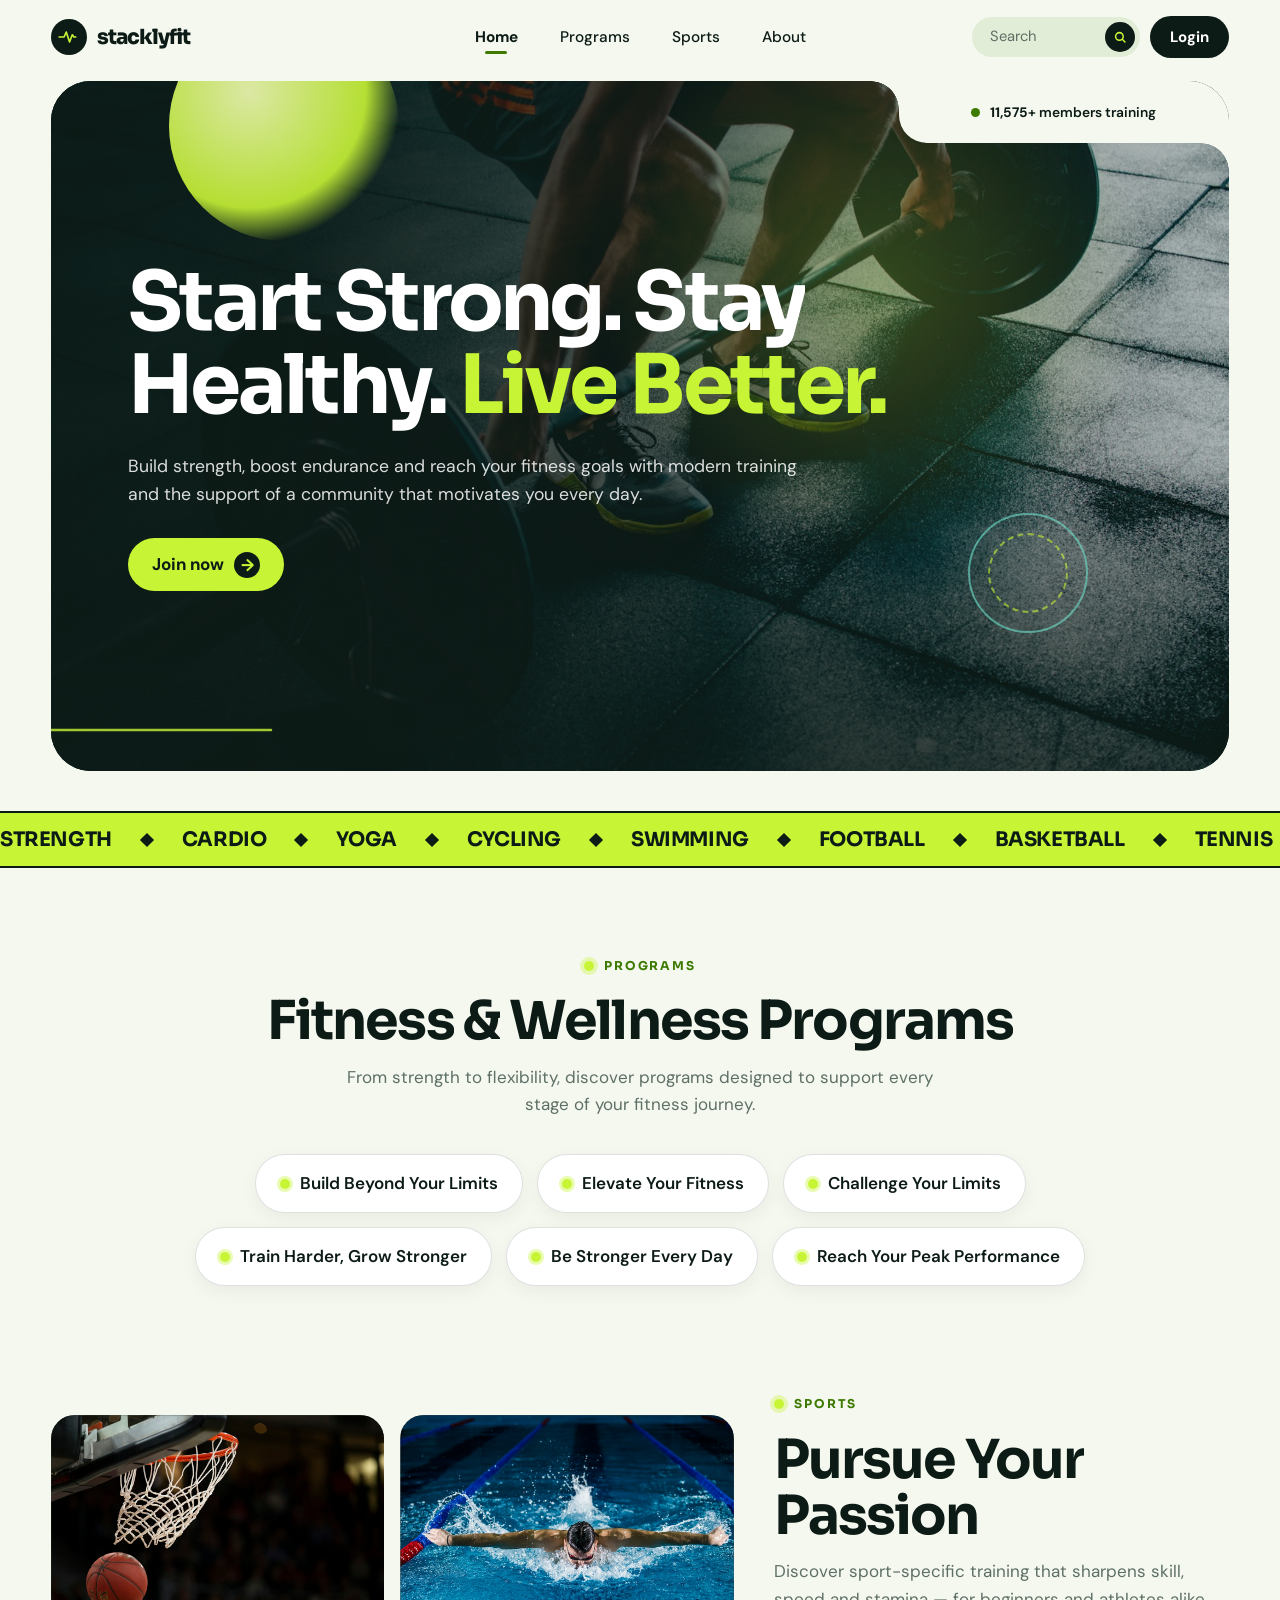
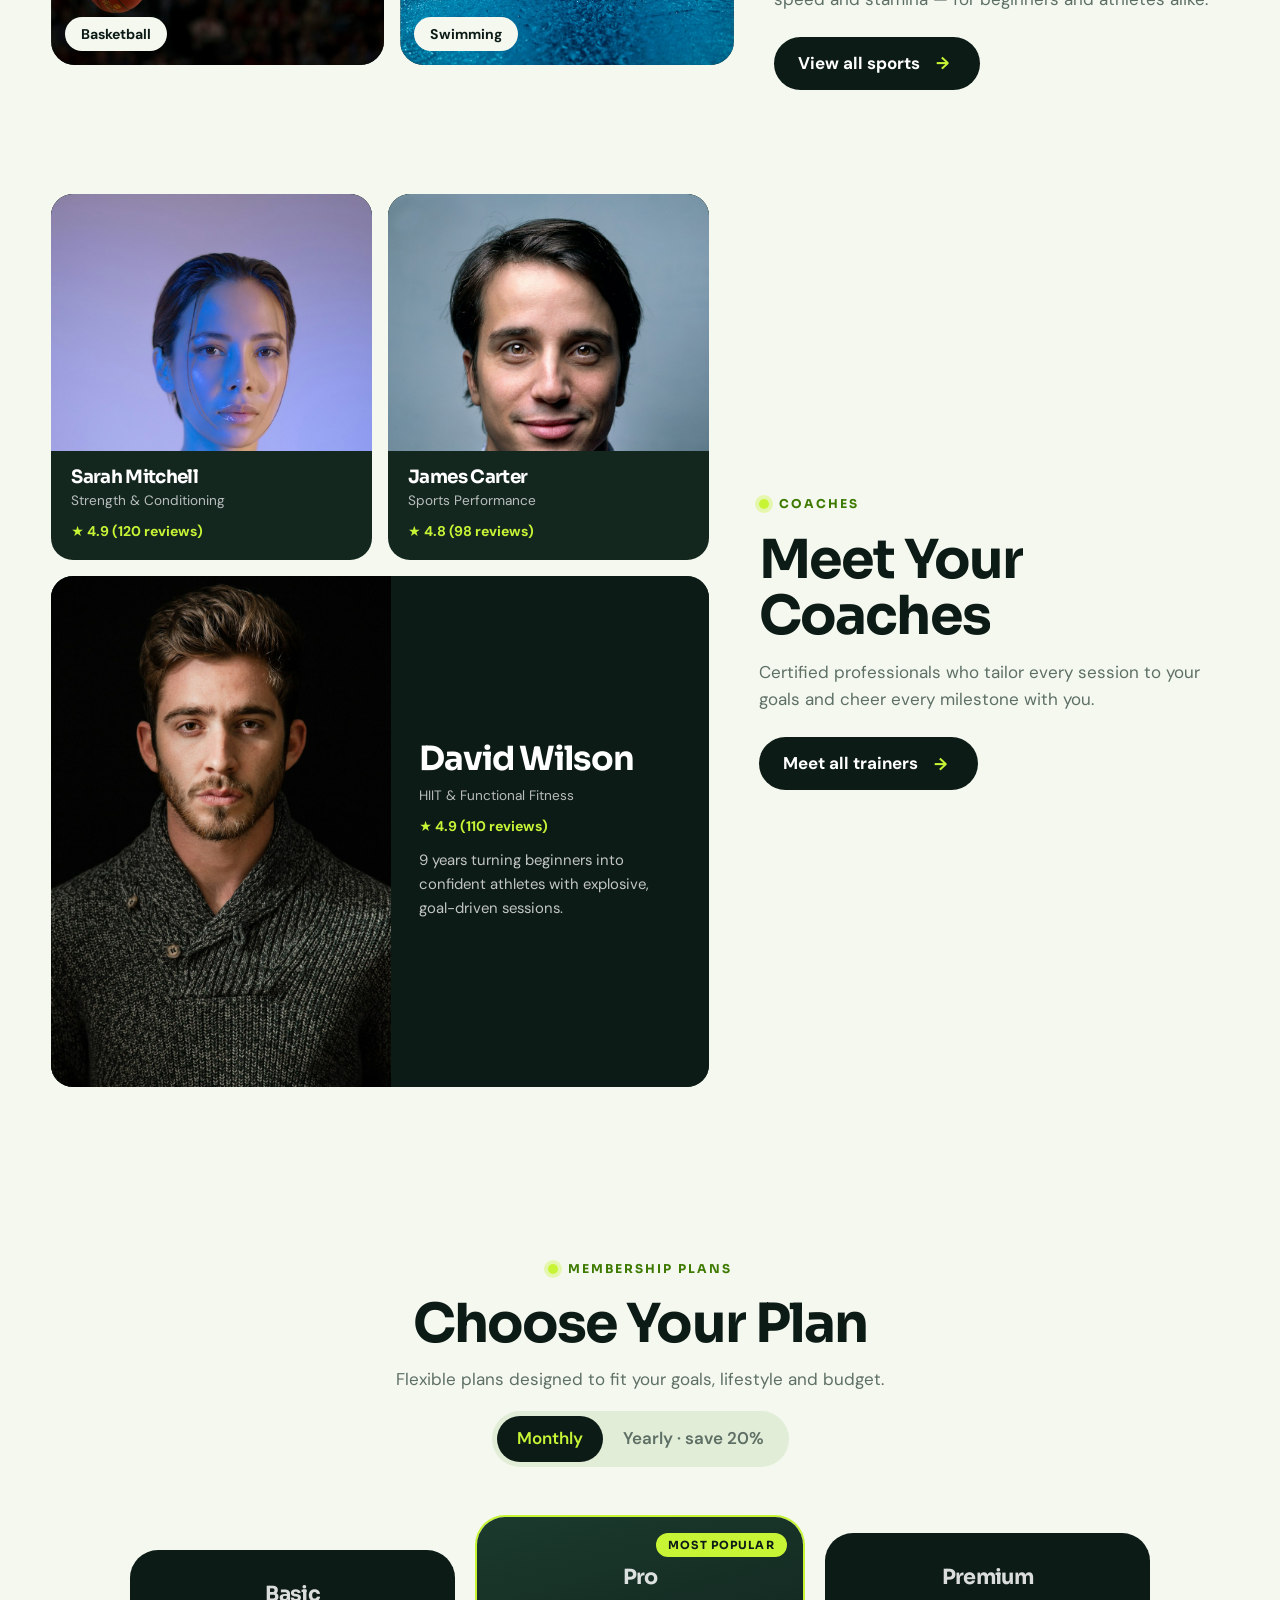
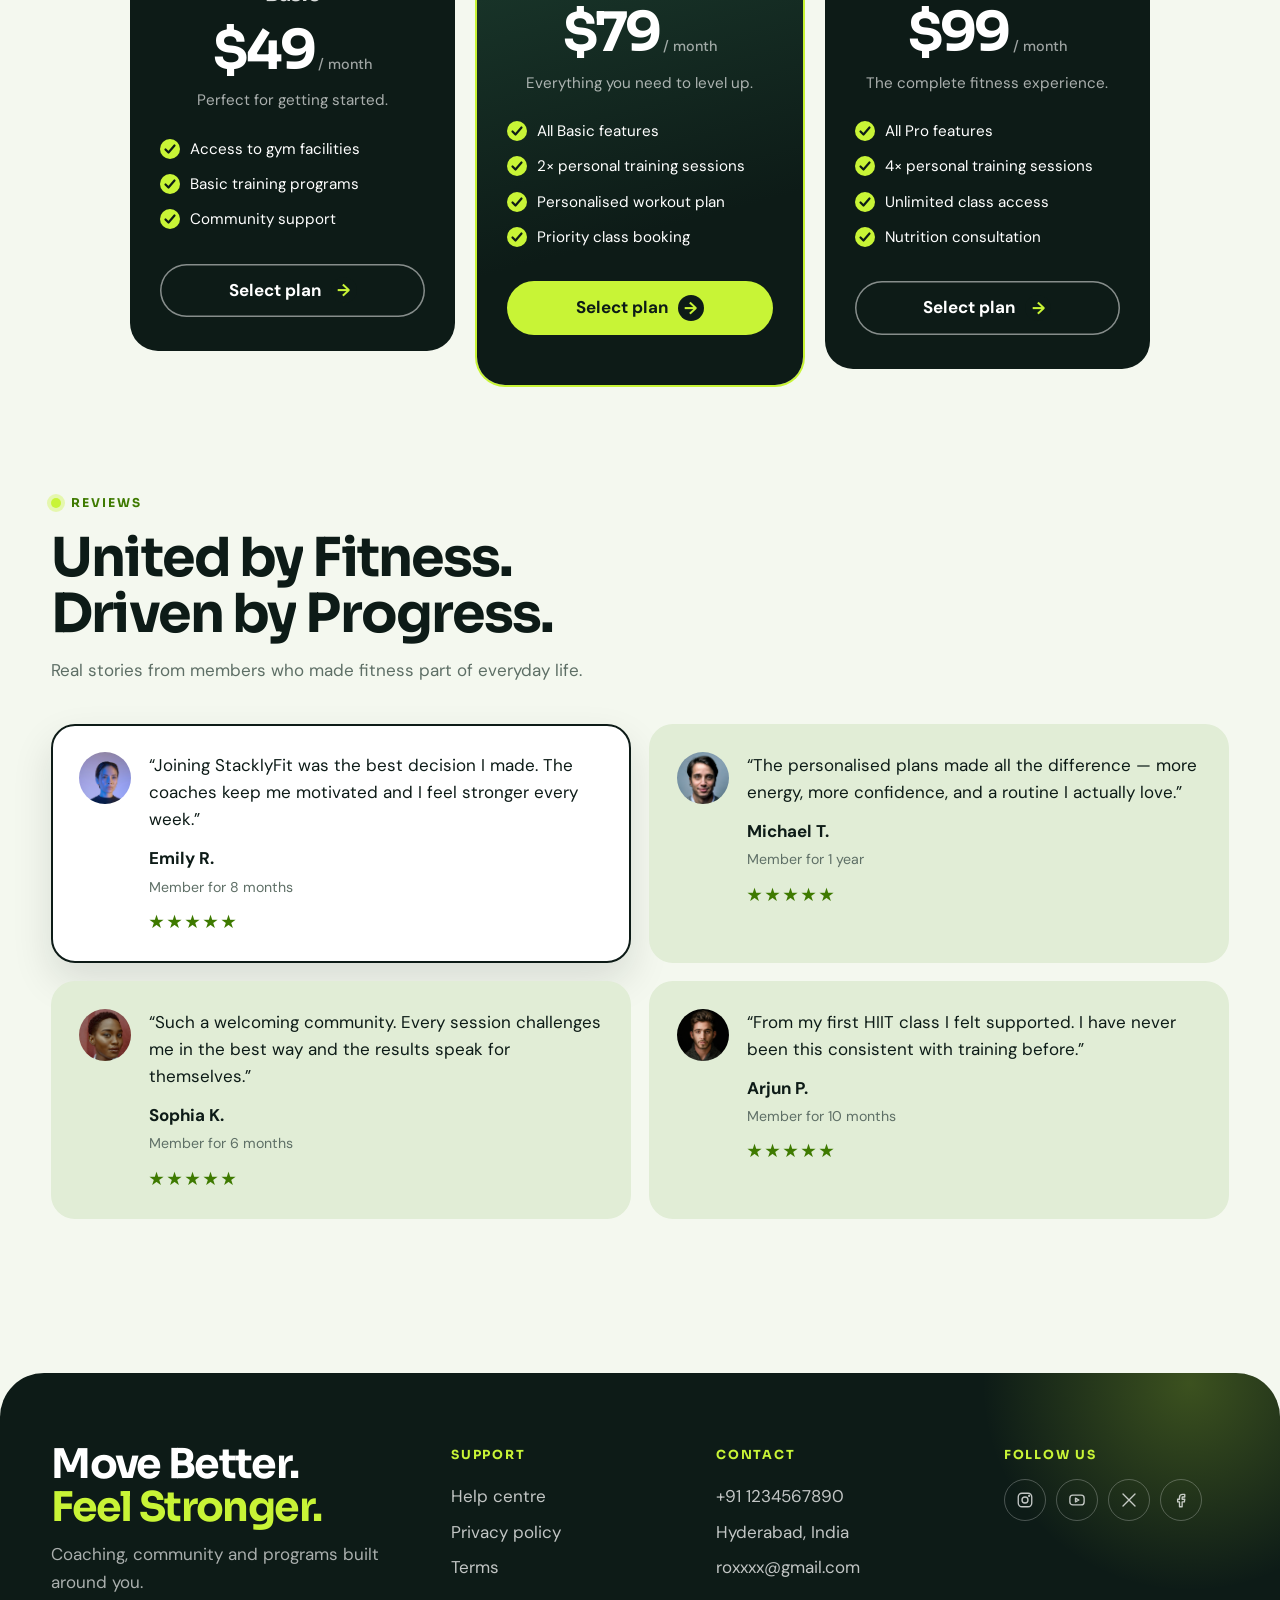
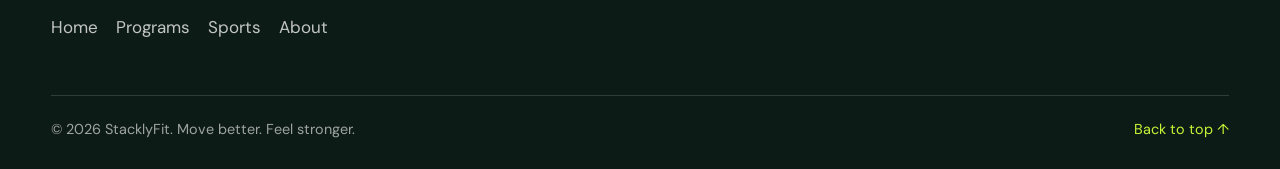
<file: index.html>
<!DOCTYPE html>
<html lang="en">

<head>
    <meta charset="UTF-8">
    <meta name="viewport" content="width=device-width,initial-scale=1">
    <meta name="theme-color" content="#0D1B17">
    <meta name="description" content="Modern training, expert coaches and a community that motivates you every day.">
    <title>StacklyFit — Start Strong. Stay Healthy. Live Better.</title>
    <script>document.documentElement.classList.add("js")</script>
    <link rel="preconnect" href="https://fonts.googleapis.com">
    <link rel="preconnect" href="https://fonts.gstatic.com" crossorigin>
    <link
        href="https://fonts.googleapis.com/css2?family=DM+Sans:wght@400;500;700&family=Sora:wght@600;700;800&display=swap"
        rel="stylesheet">
    <link rel="stylesheet" href="styles.css">
</head>

<body>
    <div class="progress" aria-hidden="true"></div>
    <div class="wipe" aria-hidden="true"><svg viewBox="0 0 320 60">
            <path d="M0 30h90l16-26 26 52 20-40 14 14h154" />
        </svg></div>
    <header class="site-header">
        <div class="bar">
            <a class="brand" href="index.html" aria-label="StacklyFit home"><span class="mark"><svg viewBox="0 0 40 24"
                        aria-hidden="true">
                        <path d="M2 12h9l4-9 6 18 5-13 3 4h9" />
                    </svg></span><span>stacklyfit</span></a>
            <nav id="nav"><a href="index.html" class=on>Home</a><a href="programs.html">Programs</a><a
                    href="sports.html">Sports</a><a href="about.html">About</a></nav>
            <div class="acts">
                <form class="hs" action="programs.html" role="search"><input type="search" name="q" placeholder="Search"
                        aria-label="Search programs"><button aria-label="Search"><svg viewBox="0 0 24 24">
                            <circle cx="11" cy="11" r="6.5" />
                            <path d="M16 16l4.5 4.5" />
                        </svg></button></form><a class="btn dark sm login" href="login.html">Login</a><button
                    class="burger" id="burger" aria-label="Menu">☰</button>
            </div>
        </div>
    </header>
    <main>
        <section class="hero">
            <div class="wrap">
                <div class="hero-card">
                    <img class="bg" data-par src="assets/images/hero-strength.jpg"
                        alt="Athlete lifting a barbell in the gym" style="object-position:center 30%"
                        fetchpriority="high">
                    <div class="glow"></div><i class="sun"></i><i class="ring"></i>
                    <svg class="ekg" viewBox="0 0 1200 80" preserveAspectRatio="none" aria-hidden="true">
                        <path d="M0 40h380l22-34 34 68 28-52 18 18h718" />
                    </svg>
                    <div class="notch"><i class="live"></i><span><b data-count="12400">0</b>+ members training</span>
                    </div>
                    <div class="hero-copy">
                        <h1 data-split aria-label="Start Strong. Stay Healthy. Live Better.">Start Strong. Stay Healthy.
                            <mark>Live Better.</mark></h1>
                        <p class="lead fade" data-i="1">Build strength, boost endurance and reach your fitness goals
                            with modern training and the support of a community that motivates you every day.</p>
                        <div class="row fade" data-i="2"><a class="btn" href="login.html#signup">Join now <b>→</b></a>
                        </div>
                    </div>
                </div>
            </div>
        </section>

        <div class="ticker" aria-hidden="true">
            <div class="tk">
                <span>Strength</span><i></i><span>Cardio</span><i></i><span>Yoga</span><i></i><span>Cycling</span><i></i><span>Swimming</span><i></i><span>Football</span><i></i><span>Basketball</span><i></i><span>Tennis</span><i></i><span>HIIT</span><i></i><span>Mobility</span><i></i><span>Strength</span><i></i><span>Cardio</span><i></i><span>Yoga</span><i></i><span>Cycling</span><i></i><span>Swimming</span><i></i><span>Football</span><i></i><span>Basketball</span><i></i><span>Tennis</span><i></i><span>HIIT</span><i></i><span>Mobility</span><i></i>
            </div>
        </div>

        <section>
            <div class="wrap center">
                <span class="eyebrow rv">Programs</span>
                <h2 class="sec-h" data-split>Fitness &amp; Wellness Programs</h2>
                <p class="sub rv" style="--d:.1s">From strength to flexibility, discover programs designed to support
                    every stage of your fitness journey.</p>
                <div class="chips"><a class="chip rv s" style="--d:0.0s;--w:0.0s" href="programs.html">Build Beyond Your
                        Limits</a><a class="chip rv s" style="--d:0.08s;--w:0.45s" href="programs.html">Elevate Your
                        Fitness</a><a class="chip rv s" style="--d:0.16s;--w:0.9s" href="programs.html">Challenge Your
                        Limits</a><a class="chip rv s" style="--d:0.24s;--w:1.35s" href="programs.html">Train Harder,
                        Grow Stronger</a><a class="chip rv s" style="--d:0.32s;--w:1.8s" href="programs.html">Be
                        Stronger Every Day</a><a class="chip rv s" style="--d:0.4s;--w:2.25s" href="programs.html">Reach
                        Your Peak Performance</a></div>
            </div>
        </section>

        <section style="padding-top:20px">
            <div class="wrap">
                <div class="passion">
                    <div class="pimgs"><a class="pimg mk" href="sports.html"><img src="assets/images/basketball.jpg"
                                alt="Basketball player on court" loading="lazy"><span>Basketball</span></a><a
                            class="pimg mk" style="--d:.15s" href="sports.html"><img src="assets/images/swimming.jpg"
                                alt="Swimmer training in a pool" loading="lazy"><span>Swimming</span></a></div>
                    <div><span class="eyebrow rv">Sports</span>
                        <h2 class="sec-h" data-split style="margin-top:14px">Pursue Your Passion</h2>
                        <p class="rv" style="--d:.1s">Discover sport-specific training that sharpens skill, speed and
                            stamina — for beginners and athletes alike.</p><a class="btn dark rv" style="--d:.2s"
                            href="sports.html">View all sports <b>→</b></a>
                    </div>
                </div>
            </div>
        </section>

        <section style="padding-top:20px">
            <div class="wrap">
                <div class="coaches">
                    <div class="cgrid">
                        <article class="cc rv" style="--d:0s">
                            <div class="im"><img src="assets/images/coach-sarah.jpg"
                                    alt="Portrait of coach Sarah Mitchell" loading="lazy"></div>
                            <div class="cap">
                                <h3>Sarah Mitchell</h3><small>Strength &amp; Conditioning</small>
                                <div class="rate">★ 4.9 (120 reviews)</div>
                            </div>
                        </article>
                        <article class="cc rv" style="--d:0.1s">
                            <div class="im"><img src="assets/images/coach-james.jpg"
                                    alt="Portrait of coach James Carter" loading="lazy"></div>
                            <div class="cap">
                                <h3>James Carter</h3><small>Sports Performance</small>
                                <div class="rate">★ 4.8 (98 reviews)</div>
                            </div>
                        </article>
                        <article class="cc wide rv" style="--d:0.2s">
                            <div class="im"><img src="assets/images/coach-david.jpg"
                                    alt="Portrait of coach David Wilson" loading="lazy"></div>
                            <div class="cap">
                                <h3>David Wilson</h3><small>HIIT &amp; Functional Fitness</small>
                                <div class="rate">★ 4.9 (110 reviews)</div>
                                <div class="bio">9 years turning beginners into confident athletes with explosive,
                                    goal-driven sessions.</div>
                            </div>
                        </article>
                    </div>
                    <div><span class="eyebrow rv">Coaches</span>
                        <h2 class="sec-h" data-split style="margin-top:14px">Meet Your Coaches</h2>
                        <p class="rv" style="--d:.1s">Certified professionals who tailor every session to your goals and
                            cheer every milestone with you.</p><a class="btn dark rv" style="--d:.2s"
                            href="about.html">Meet all trainers <b>→</b></a>
                    </div>
                </div>
            </div>
        </section>

        <section id="plans">
            <div class="wrap center">
                <span class="eyebrow rv">Membership plans</span>
                <h2 class="sec-h" data-split>Choose Your Plan</h2>
                <p class="sub rv" style="--d:.1s">Flexible plans designed to fit your goals, lifestyle and budget.</p>
                <div class="ptoggle rv" style="--d:.15s" id="bill"><i class="pill"></i><button class="on"
                        data-k="m">Monthly</button><button data-k="y">Yearly · save 20%</button></div>
                <div class="plans">
                    <article class="plan rv s" style="--d:0.0s">
                        <h3>Basic</h3>
                        <div class="price"><span data-m="49" data-y="39">$49</span><small> / month</small></div>
                        <p>Perfect for getting started.</p>
                        <ul>
                            <li>Access to gym facilities</li>
                            <li>Basic training programs</li>
                            <li>Community support</li>
                        </ul><a class="btn" href="login.html#signup">Select plan <b>→</b></a>
                    </article>
                    <article class="plan pop rv s" style="--d:0.12s"><span class=hot>Most popular</span>
                        <h3>Pro</h3>
                        <div class="price"><span data-m="79" data-y="63">$79</span><small> / month</small></div>
                        <p>Everything you need to level up.</p>
                        <ul>
                            <li>All Basic features</li>
                            <li>2× personal training sessions</li>
                            <li>Personalised workout plan</li>
                            <li>Priority class booking</li>
                        </ul><a class="btn" href="login.html#signup">Select plan <b>→</b></a>
                    </article>
                    <article class="plan rv s" style="--d:0.24s">
                        <h3>Premium</h3>
                        <div class="price"><span data-m="99" data-y="79">$99</span><small> / month</small></div>
                        <p>The complete fitness experience.</p>
                        <ul>
                            <li>All Pro features</li>
                            <li>4× personal training sessions</li>
                            <li>Unlimited class access</li>
                            <li>Nutrition consultation</li>
                        </ul><a class="btn" href="login.html#signup">Select plan <b>→</b></a>
                    </article>
                </div>
            </div>
        </section>

        <section style="padding-top:20px">
            <div class="wrap">
                <span class="eyebrow rv">Reviews</span>
                <h2 class="sec-h" data-split>United by Fitness.<br>Driven by Progress.</h2>
                <p class="sub rv" style="--d:.1s">Real stories from members who made fitness part of everyday life.</p>
                <div class="tqs">
                    <article class="tq rv" style="--d:0.0s"><img src="assets/images/coach-sarah.jpg" alt="">
                        <div>
                            <p>“Joining StacklyFit was the best decision I made. The coaches keep me motivated and I
                                feel stronger every week.”</p><b>Emily R.</b><small>Member for 8 months</small>
                            <div class="stars" aria-label="5 stars"><i style=--k:0>★</i><i style=--k:1>★</i><i
                                    style=--k:2>★</i><i style=--k:3>★</i><i style=--k:4>★</i></div>
                        </div>
                    </article>
                    <article class="tq rv" style="--d:0.1s"><img src="assets/images/coach-james.jpg" alt="">
                        <div>
                            <p>“The personalised plans made all the difference — more energy, more confidence, and a
                                routine I actually love.”</p><b>Michael T.</b><small>Member for 1 year</small>
                            <div class="stars" aria-label="5 stars"><i style=--k:0>★</i><i style=--k:1>★</i><i
                                    style=--k:2>★</i><i style=--k:3>★</i><i style=--k:4>★</i></div>
                        </div>
                    </article>
                    <article class="tq rv" style="--d:0.2s"><img src="assets/images/coach-priya.jpg" alt="">
                        <div>
                            <p>“Such a welcoming community. Every session challenges me in the best way and the results
                                speak for themselves.”</p><b>Sophia K.</b><small>Member for 6 months</small>
                            <div class="stars" aria-label="5 stars"><i style=--k:0>★</i><i style=--k:1>★</i><i
                                    style=--k:2>★</i><i style=--k:3>★</i><i style=--k:4>★</i></div>
                        </div>
                    </article>
                    <article class="tq rv" style="--d:0.30000000000000004s"><img src="assets/images/coach-david.jpg"
                            alt="">
                        <div>
                            <p>“From my first HIIT class I felt supported. I have never been this consistent with
                                training before.”</p><b>Arjun P.</b><small>Member for 10 months</small>
                            <div class="stars" aria-label="5 stars"><i style=--k:0>★</i><i style=--k:1>★</i><i
                                    style=--k:2>★</i><i style=--k:3>★</i><i style=--k:4>★</i></div>
                        </div>
                    </article>
                </div>
            </div>
        </section>
    </main>
    <footer>
        <div class="wrap">
            <div class="fg">
                <div>
                    <div class="big rv">Move Better.<br><em>Feel Stronger.</em></div>
                    <p>Coaching, community and programs built around you.</p>
                    <div class="fl"><a href="index.html">Home</a><a href="programs.html">Programs</a><a
                            href="sports.html">Sports</a><a href="about.html">About</a></div>
                </div>
                <div>
                    <h4>Support</h4><a href="mailto:roxxxx@gmail.com">Help centre</a><a href="#">Privacy policy</a><a
                        href="#">Terms</a>
                </div>
                <div>
                    <h4>Contact</h4><a href="tel:+911234567890">+91 1234567890</a><a href="#">Hyderabad, India</a><a
                        href="mailto:roxxxx@gmail.com">roxxxx@gmail.com</a>
                </div>
                <div>
                    <h4>Follow us</h4>
                    <div class="soc"><a href="#" aria-label="Instagram"><svg viewBox="0 0 24 24">
                                <rect x="3" y="3" width="18" height="18" rx="5" />
                                <circle cx="12" cy="12" r="4" />
                                <circle cx="17.5" cy="6.5" r=".6" />
                            </svg></a><a href="#" aria-label="YouTube"><svg viewBox="0 0 24 24">
                                <rect x="2.5" y="5.5" width="19" height="13" rx="4" />
                                <path d="M10 9.5v5l4.5-2.5z" />
                            </svg></a><a href="#" aria-label="X"><svg viewBox="0 0 24 24">
                                <path d="M4 4l16 16M20 4L4 20" />
                            </svg></a><a href="#" aria-label="Facebook"><svg viewBox="0 0 24 24">
                                <path
                                    d="M14 8h3V4.5h-3C11.5 4.5 10 6 10 8.5V11H7.5v3.5H10V21h3.5v-6.5H16.5L17 11h-3.5V9c0-.6.4-1 .5-1z" />
                            </svg></a></div>
                </div>
            </div>
            <div class="copy"><span>© 2026 StacklyFit. Move better. Feel stronger.</span><a href="#">Back to top ↑</a>
            </div>
        </div>
    </footer>
    <div class="toast" id="toast" role="status"></div>
    <script src="script.js"></script>
</body>

</html>
</file>
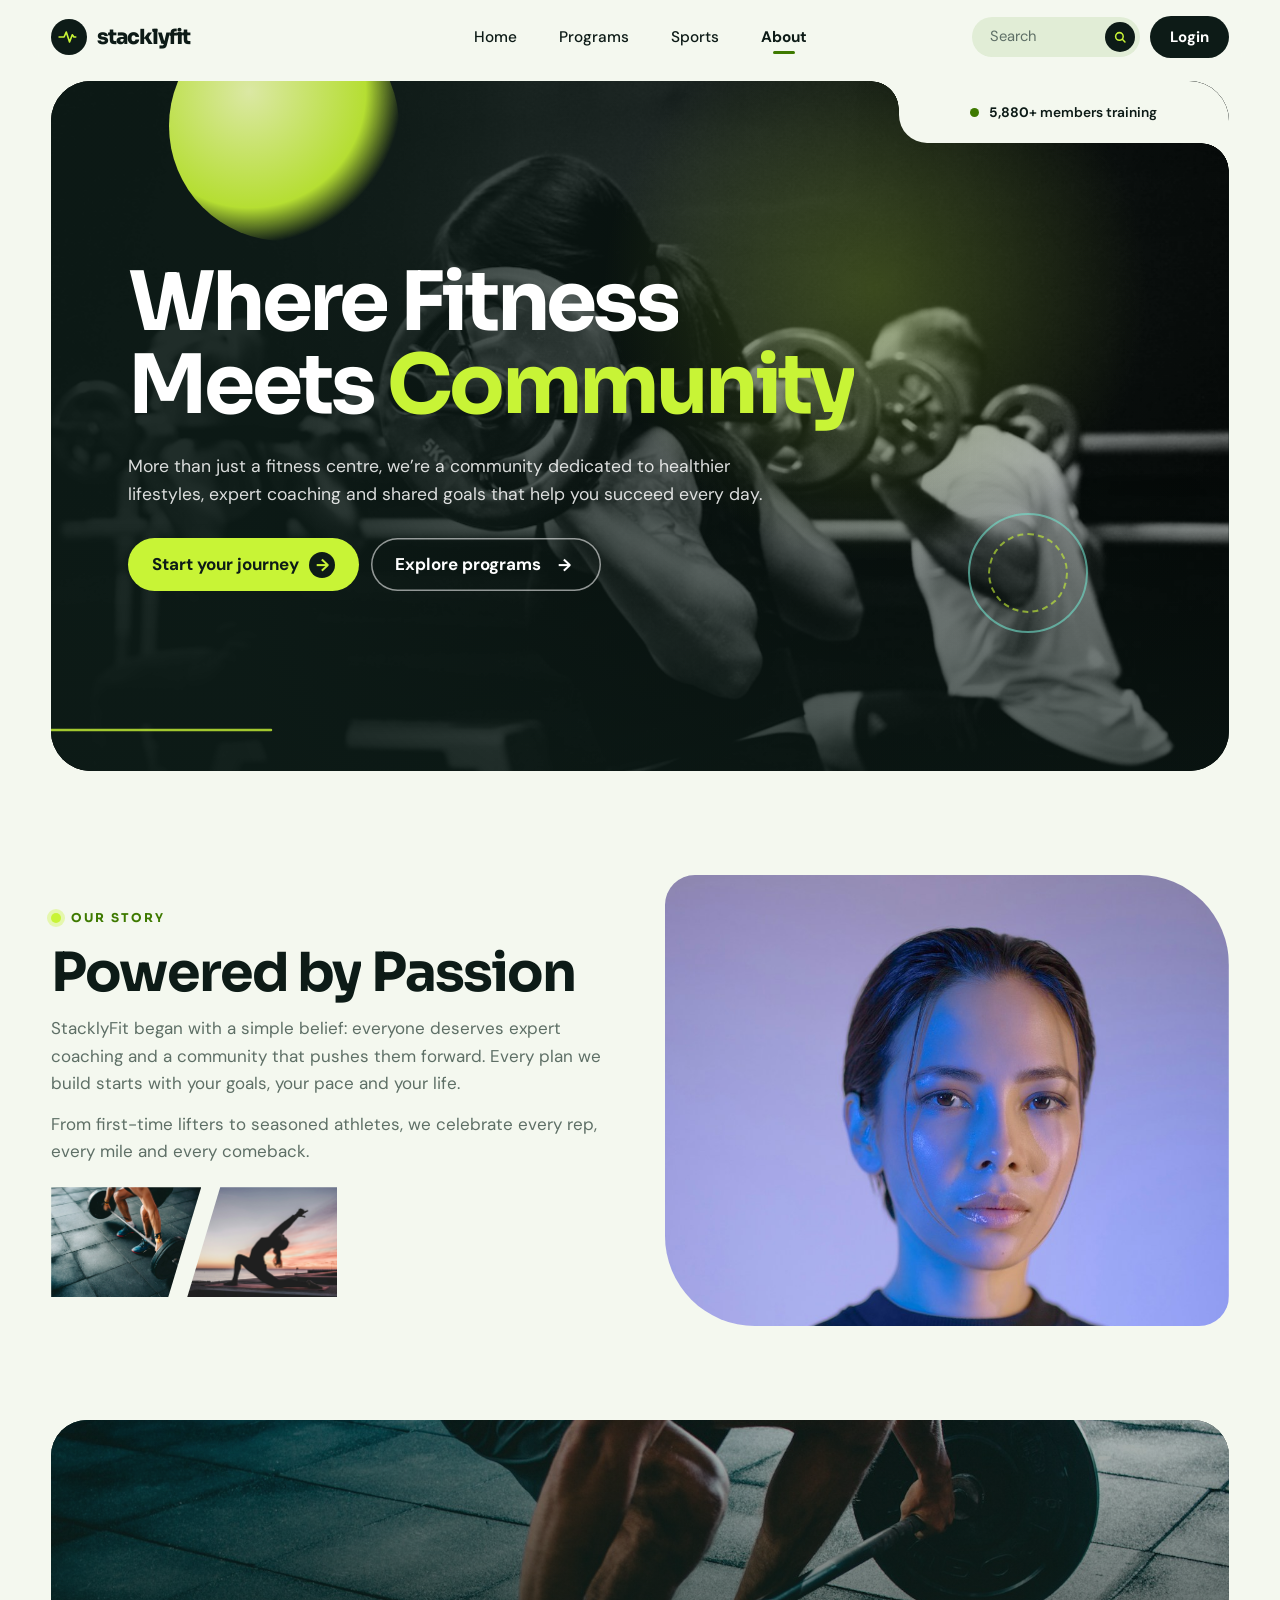
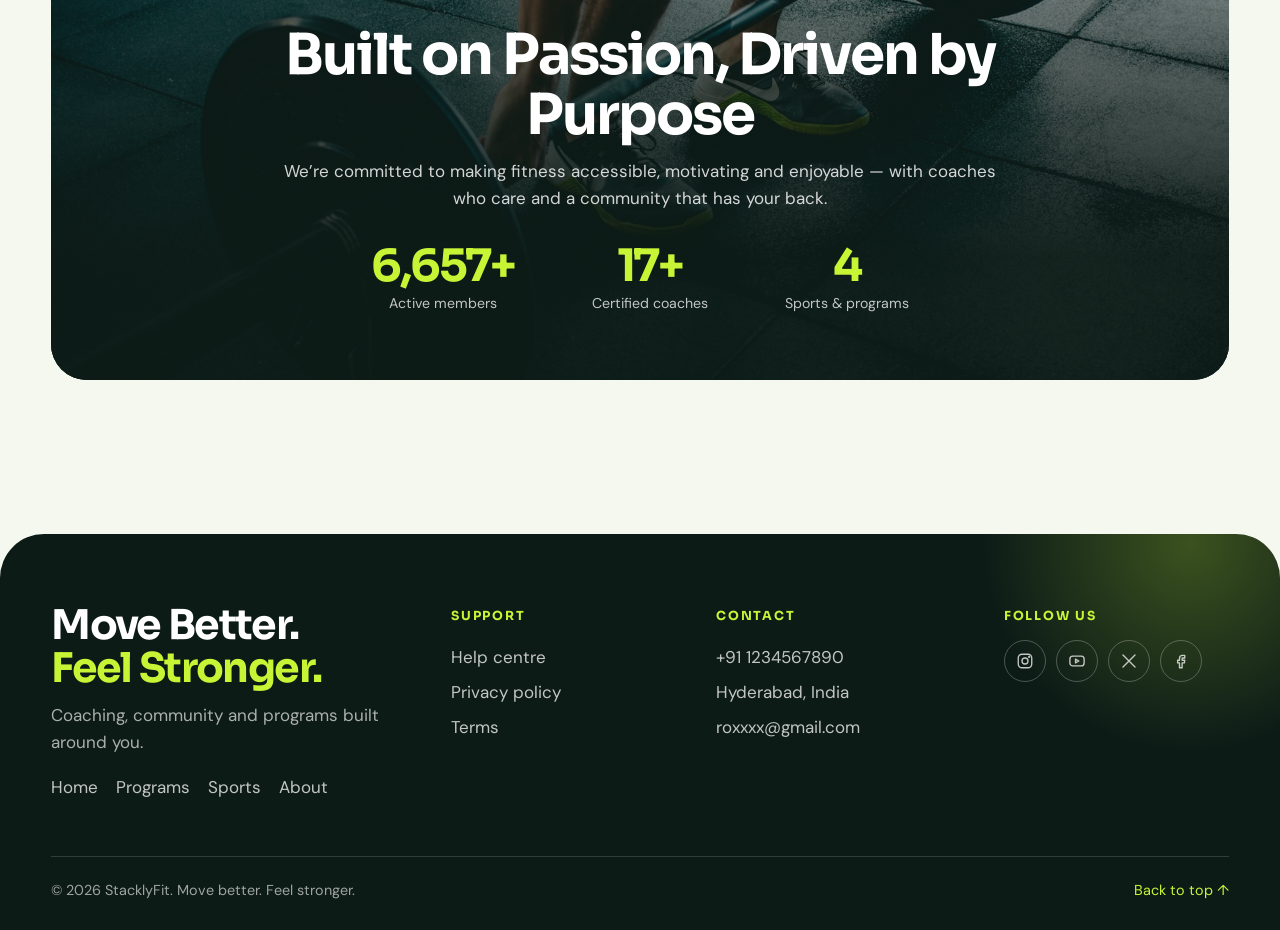
<file: about.html>
<!DOCTYPE html>
<html lang="en"><head><meta charset="UTF-8"><meta name="viewport" content="width=device-width,initial-scale=1">
<meta name="theme-color" content="#0D1B17"><meta name="description" content="Where fitness meets community — the story and purpose behind StacklyFit."><title>About — StacklyFit</title>
<script>document.documentElement.classList.add("js")</script><link rel="preconnect" href="https://fonts.googleapis.com"><link rel="preconnect" href="https://fonts.gstatic.com" crossorigin><link href="https://fonts.googleapis.com/css2?family=DM+Sans:wght@400;500;700&family=Sora:wght@600;700;800&display=swap" rel="stylesheet"><link rel="stylesheet" href="styles.css"></head>
<body>
<div class="progress" aria-hidden="true"></div>
<div class="wipe" aria-hidden="true"><svg viewBox="0 0 320 60"><path d="M0 30h90l16-26 26 52 20-40 14 14h154"/></svg></div>
<header class="site-header"><div class="bar">
<a class="brand" href="index.html" aria-label="StacklyFit home"><span class="mark"><svg viewBox="0 0 40 24" aria-hidden="true"><path d="M2 12h9l4-9 6 18 5-13 3 4h9"/></svg></span><span>stacklyfit</span></a>
<nav id="nav"><a href="index.html">Home</a><a href="programs.html">Programs</a><a href="sports.html">Sports</a><a href="about.html" class=on>About</a></nav>
<div class="acts"><form class="hs" action="programs.html" role="search"><input type="search" name="q" placeholder="Search" aria-label="Search programs"><button aria-label="Search"><svg viewBox="0 0 24 24"><circle cx="11" cy="11" r="6.5"/><path d="M16 16l4.5 4.5"/></svg></button></form><a class="btn dark sm login" href="login.html">Login</a><button class="burger" id="burger" aria-label="Menu">☰</button></div>
</div></header>
<main>
<section class="hero"><div class="wrap"><div class="hero-card">
<img class="bg" data-par src="assets/images/cycling.jpg" alt="Cyclists riding together" style="object-position:center 55%" fetchpriority="high">
<div class="glow"></div><i class="sun"></i><i class="ring"></i>
<svg class="ekg" viewBox="0 0 1200 80" preserveAspectRatio="none" aria-hidden="true"><path d="M0 40h380l22-34 34 68 28-52 18 18h718"/></svg>
<div class="notch"><i class="live"></i><span><b data-count="12400">0</b>+ members training</span></div>
<div class="hero-copy"><h1 data-split aria-label="Where Fitness Meets Community">Where Fitness Meets <mark>Community</mark></h1>
<p class="lead fade" data-i="1">More than just a fitness centre, we’re a community dedicated to healthier lifestyles, expert coaching and shared goals that help you succeed every day.</p>
<div class="row fade" data-i="2"><a class="btn" href="login.html#signup">Start your journey <b>→</b></a><a class="btn out" href="programs.html">Explore programs <b style="background:transparent;color:inherit">→</b></a></div></div>
</div></div></section>

<section><div class="wrap"><div class="pow">
<div><span class="eyebrow rv">Our story</span><h2 class="sec-h" data-split>Powered by Passion</h2>
<p class="rv" style="--d:.1s">StacklyFit began with a simple belief: everyone deserves expert coaching and a community that pushes them forward. Every plan we build starts with your goals, your pace and your life.</p>
<p class="rv" style="--d:.16s">From first-time lifters to seasoned athletes, we celebrate every rep, every mile and every comeback.</p>
<div class="mosaic rv" style="--d:.22s"><div><img src="assets/images/hiit-training.jpg" alt="" loading="lazy"></div><div><img src="assets/images/flexibility.jpg" alt="" loading="lazy"></div></div></div>
<div class="bigimg mk"><img src="assets/images/coach-sarah.jpg" alt="Coach Sarah Mitchell leading a session" loading="lazy" style="object-position:center 20%"></div>
</div></div></section>

<section style="padding-top:10px"><div class="wrap"><div class="built rv s">
<img src="assets/images/hero-strength.jpg" alt="" loading="lazy" style="object-position:center 30%">
<h2>Built on Passion, Driven by Purpose</h2>
<p>We’re committed to making fitness accessible, motivating and enjoyable — with coaches who care and a community that has your back.</p>
<div class="stats"><div><b><span data-count="12400">0</span>+</b><small>Active members</small></div><div><b><span data-count="35">0</span>+</b><small>Certified coaches</small></div><div><b><span data-count="9">0</span></b><small>Sports &amp; programs</small></div></div>
</div></div></section>
</main>
<footer><div class="wrap">
<div class="fg">
<div><div class="big rv">Move Better.<br><em>Feel Stronger.</em></div><p>Coaching, community and programs built around you.</p><div class="fl"><a href="index.html">Home</a><a href="programs.html">Programs</a><a href="sports.html">Sports</a><a href="about.html">About</a></div></div>
<div><h4>Support</h4><a href="mailto:roxxxx@gmail.com">Help centre</a><a href="#">Privacy policy</a><a href="#">Terms</a></div>
<div><h4>Contact</h4><a href="tel:+911234567890">+91 1234567890</a><a href="#">Hyderabad, India</a><a href="mailto:roxxxx@gmail.com">roxxxx@gmail.com</a></div>
<div><h4>Follow us</h4><div class="soc"><a href="#" aria-label="Instagram"><svg viewBox="0 0 24 24"><rect x="3" y="3" width="18" height="18" rx="5"/><circle cx="12" cy="12" r="4"/><circle cx="17.5" cy="6.5" r=".6"/></svg></a><a href="#" aria-label="YouTube"><svg viewBox="0 0 24 24"><rect x="2.5" y="5.5" width="19" height="13" rx="4"/><path d="M10 9.5v5l4.5-2.5z"/></svg></a><a href="#" aria-label="X"><svg viewBox="0 0 24 24"><path d="M4 4l16 16M20 4L4 20"/></svg></a><a href="#" aria-label="Facebook"><svg viewBox="0 0 24 24"><path d="M14 8h3V4.5h-3C11.5 4.5 10 6 10 8.5V11H7.5v3.5H10V21h3.5v-6.5H16.5L17 11h-3.5V9c0-.6.4-1 .5-1z"/></svg></a></div></div>
</div>
<div class="copy"><span>© 2026 StacklyFit. Move better. Feel stronger.</span><a href="#">Back to top ↑</a></div>
</div></footer>
<div class="toast" id="toast" role="status"></div>
<script src="script.js"></script>
</body></html>
</file>
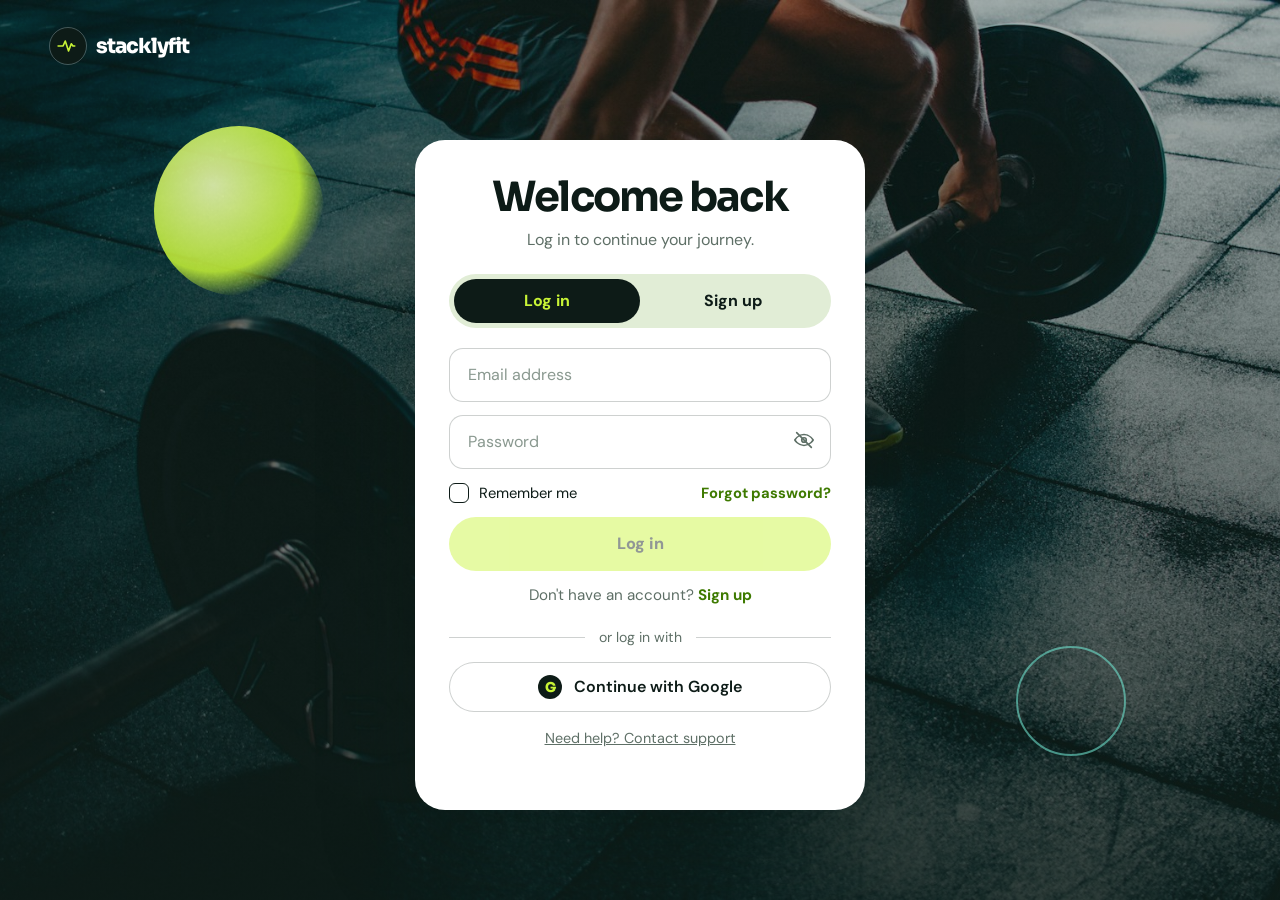
<file: login.html>
<!DOCTYPE html>
<html lang="en" data-mode="login"><head><meta charset="UTF-8"><meta name="viewport" content="width=device-width, initial-scale=1.0">
<meta name="theme-color" content="#0D1B17"><title>Log in — StacklyFit</title>
<script>document.documentElement.dataset.mode = location.hash === "#signup" ? "signup" : "login"</script><link rel="preconnect" href="https://fonts.googleapis.com"><link rel="preconnect" href="https://fonts.gstatic.com" crossorigin><link href="https://fonts.googleapis.com/css2?family=DM+Sans:wght@400;500;700&family=Sora:wght@600;700;800&display=swap" rel="stylesheet">
<link rel="stylesheet" href="login.css"></head>
<body>
<main class="auth">
<div class="auth-img"><img src="assets/images/hero-strength.jpg" alt=""><i class="sun"></i><i class="ring"></i></div>
<a class="home-brand" href="index.html"><span class="mark"><svg viewBox="0 0 40 24" aria-hidden="true"><path d="M2 12h9l4-9 6 18 5-13 3 4h9"/></svg></span><span>stacklyfit</span></a>
<section class="auth-card" aria-labelledby="formTitle">
<header class="auth-heading"><h1 id="formTitle">Welcome back</h1><p id="formSubtitle">Log in to continue your journey.</p></header>
<div class="auth-tabs" role="tablist" aria-label="Account access"><i class="slider"></i>
<button class="tab" id="loginTab" type="button" role="tab" aria-selected="true">Log in</button>
<button class="tab" id="signupTab" type="button" role="tab" aria-selected="false">Sign up</button></div>
<form id="authForm" novalidate>
<div class="name-row"><div class="field" id="firstNameField"><label class="visually-hidden" for="firstName">First name</label><input id="firstName" name="firstName" type="text" placeholder="First name" autocomplete="given-name"><small class="error"></small></div>
<div class="field" id="lastNameField"><label class="visually-hidden" for="lastName">Last name</label><input id="lastName" name="lastName" type="text" placeholder="Last name" autocomplete="family-name"><small class="error"></small></div></div>
<div class="field"><label class="visually-hidden" for="email">Email address</label><input id="email" name="email" type="email" placeholder="Email address" autocomplete="email"><small class="error"></small></div>
<div class="field password-field"><label class="visually-hidden" for="password">Password</label><input id="password" name="password" type="password" placeholder="Password" autocomplete="current-password">
<button class="show-password" id="togglePassword" type="button" aria-label="Show password" title="Show password"><svg viewBox="0 0 24 24" aria-hidden="true"><path d="M2 12s3.6-6 10-6 10 6 10 6-3.6 6-10 6S2 12 2 12Z"/><circle cx="12" cy="12" r="2.5"/><path class="slash" d="m4 4 16 16"/></svg></button><small class="error"></small></div>
<div class="field" id="confirmField"><label class="visually-hidden" for="confirmPassword">Confirm password</label><input id="confirmPassword" name="confirmPassword" type="password" placeholder="Confirm password" autocomplete="new-password"><small class="error"></small></div>
<div class="form-options" id="signupOptions"><label class="terms"><input type="checkbox" id="terms"><span>I agree to <a href="#terms">Terms &amp; Conditions</a></span></label></div>
<div class="form-options login-options" id="loginOptions" hidden><label class="terms"><input type="checkbox" id="remember"><span>Remember me</span></label><button class="link-button" type="button" id="forgotButton">Forgot password?</button></div>
<button class="submit-button" type="submit" id="submitButton" disabled>Log in</button>
<p class="switch-copy" id="switchCopy"></p>
</form>
<div class="divider"><span id="orText">or log in with</span></div>
<div class="social-buttons"><button type="button" class="social-button" data-provider="Google"><span class="google-g">G</span> Continue with Google</button></div>
<p class="support-copy"><a href="mailto:support@stacklyfit.fit">Need help? Contact support</a></p>
<p class="form-message" id="formMessage" role="status" aria-live="polite"></p>
</section></main>
<script src="login.js"></script></body></html>
</file>
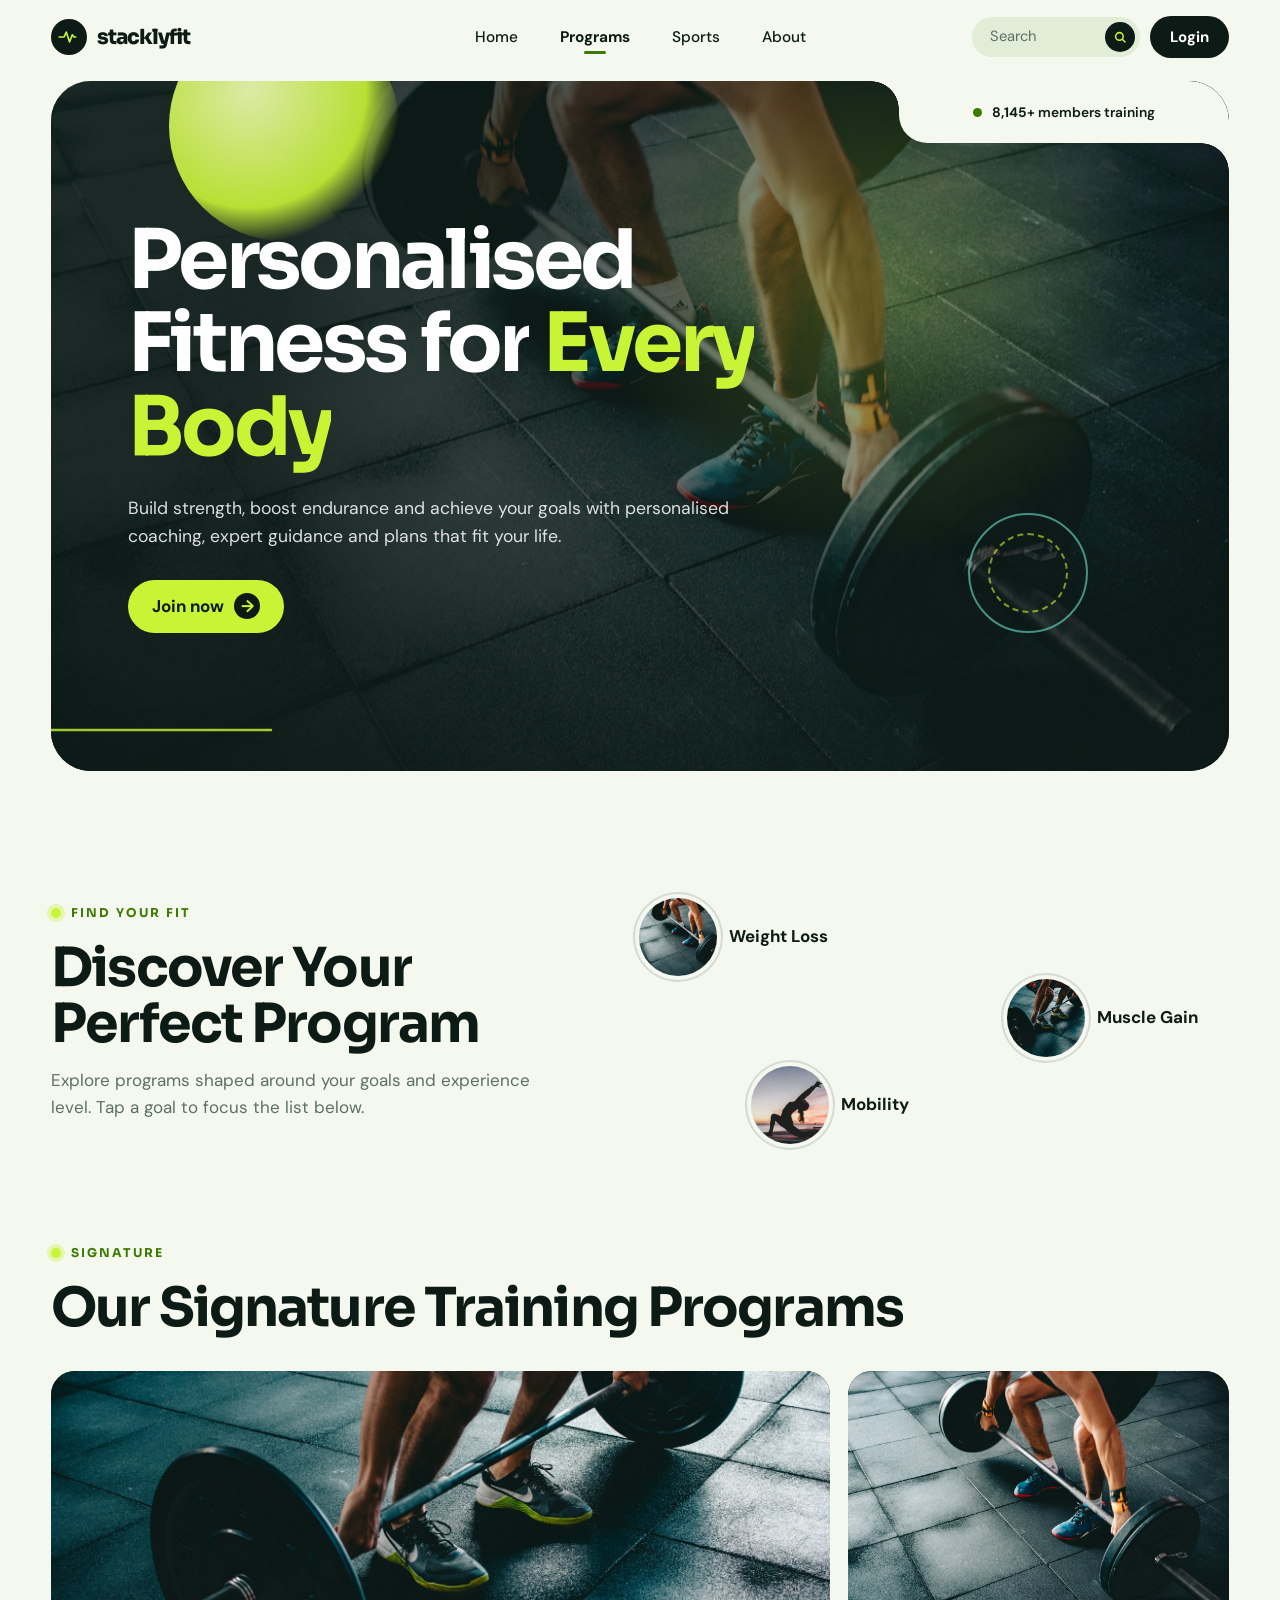
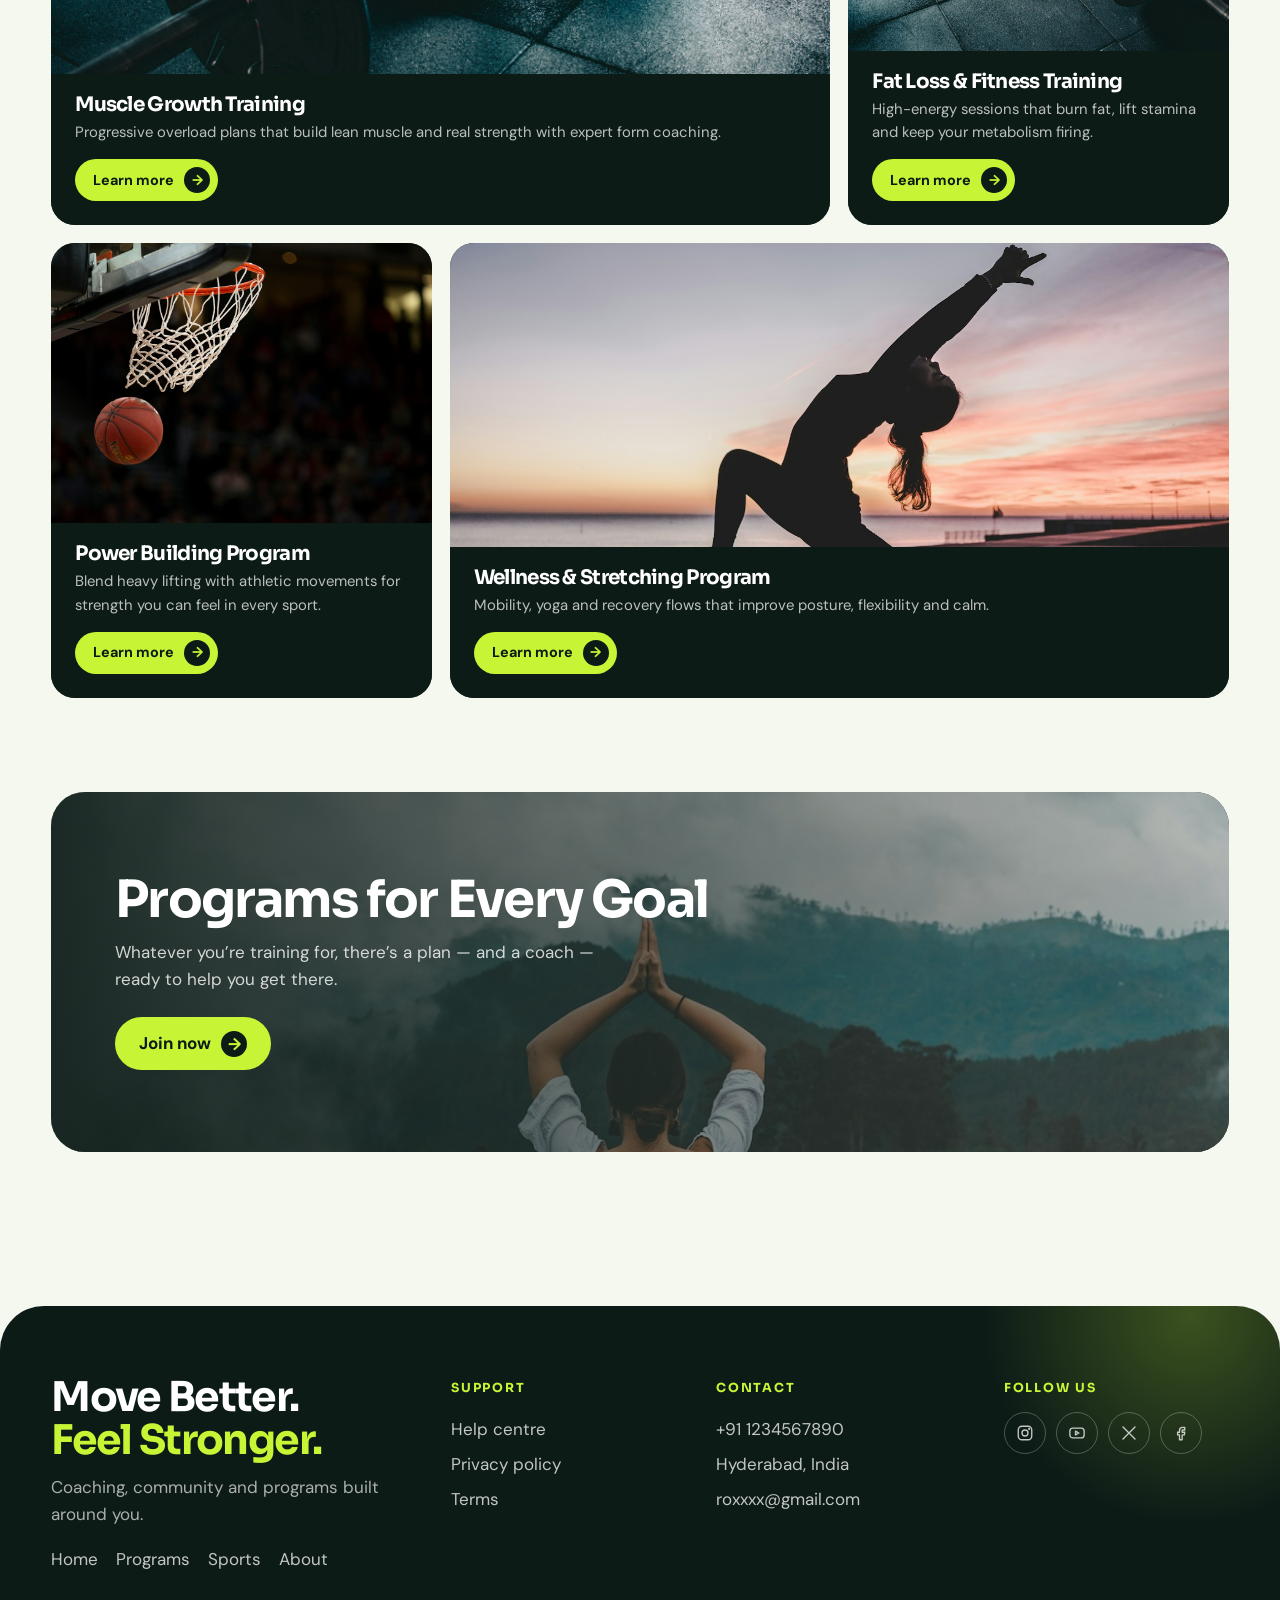
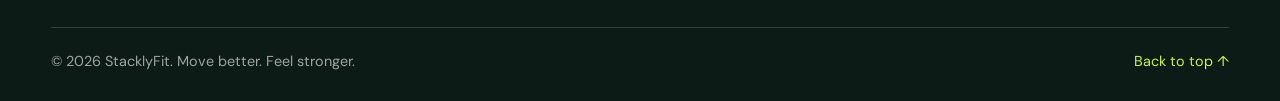
<file: programs.html>
<!DOCTYPE html>
<html lang="en"><head><meta charset="UTF-8"><meta name="viewport" content="width=device-width,initial-scale=1">
<meta name="theme-color" content="#0D1B17"><meta name="description" content="Personalised fitness programs for weight loss, muscle gain, power and mobility."><title>Programs — StacklyFit</title>
<script>document.documentElement.classList.add("js")</script><link rel="preconnect" href="https://fonts.googleapis.com"><link rel="preconnect" href="https://fonts.gstatic.com" crossorigin><link href="https://fonts.googleapis.com/css2?family=DM+Sans:wght@400;500;700&family=Sora:wght@600;700;800&display=swap" rel="stylesheet"><link rel="stylesheet" href="styles.css"></head>
<body>
<div class="progress" aria-hidden="true"></div>
<div class="wipe" aria-hidden="true"><svg viewBox="0 0 320 60"><path d="M0 30h90l16-26 26 52 20-40 14 14h154"/></svg></div>
<header class="site-header"><div class="bar">
<a class="brand" href="index.html" aria-label="StacklyFit home"><span class="mark"><svg viewBox="0 0 40 24" aria-hidden="true"><path d="M2 12h9l4-9 6 18 5-13 3 4h9"/></svg></span><span>stacklyfit</span></a>
<nav id="nav"><a href="index.html">Home</a><a href="programs.html" class=on>Programs</a><a href="sports.html">Sports</a><a href="about.html">About</a></nav>
<div class="acts"><form class="hs" action="programs.html" role="search"><input type="search" name="q" placeholder="Search" aria-label="Search programs"><button aria-label="Search"><svg viewBox="0 0 24 24"><circle cx="11" cy="11" r="6.5"/><path d="M16 16l4.5 4.5"/></svg></button></form><a class="btn dark sm login" href="login.html">Login</a><button class="burger" id="burger" aria-label="Menu">☰</button></div>
</div></header>
<main>
<section class="hero"><div class="wrap"><div class="hero-card">
<img class="bg" data-par src="assets/images/hiit-training.jpg" alt="High-intensity functional fitness workout" style="object-position:center 35%" fetchpriority="high">
<div class="glow"></div><i class="sun"></i><i class="ring"></i>
<svg class="ekg" viewBox="0 0 1200 80" preserveAspectRatio="none" aria-hidden="true"><path d="M0 40h380l22-34 34 68 28-52 18 18h718"/></svg>
<div class="notch"><i class="live"></i><span><b data-count="12400">0</b>+ members training</span></div>
<div class="hero-copy"><h1 data-split aria-label="Personalised Fitness for Every Body">Personalised Fitness for <mark>Every Body</mark></h1>
<p class="lead fade" data-i="1">Build strength, boost endurance and achieve your goals with personalised coaching, expert guidance and plans that fit your life.</p>
<div class="row fade" data-i="2"><a class="btn" href="login.html#signup">Join now <b>→</b></a></div></div>
</div></div></section>

<section><div class="wrap"><div class="disc">
<div><span class="eyebrow rv">Find your fit</span><h2 class="sec-h" data-split>Discover Your Perfect Program</h2><p class="sub rv" style="--d:.1s">Explore programs shaped around your goals and experience level. Tap a goal to focus the list below.</p></div>
<div class="orbit rv s"><button class="dot d1" data-f="wl" style="--w:0s" aria-label="Filter Weight Loss"><span class="c"><img src="assets/images/hiit-training.jpg" alt="" loading="lazy"></span><span>Weight Loss</span></button><button class="dot d2" data-f="mg" style="--w:1.4s" aria-label="Filter Muscle Gain"><span class="c"><img src="assets/images/hero-strength.jpg" alt="" loading="lazy"></span><span>Muscle Gain</span></button><button class="dot d3" data-f="mb" style="--w:2.6s" aria-label="Filter Mobility"><span class="c"><img src="assets/images/flexibility.jpg" alt="" loading="lazy"></span><span>Mobility</span></button></div></div></div></section>

<section id="signature" style="padding-top:10px"><div class="wrap">
<span class="eyebrow rv">Signature</span><h2 class="sec-h" data-split>Our Signature Training Programs</h2>
<div class="sgrid"><article class="sc big rv" style="--d:0.0s" data-c="mg"><div class="im"><img src="assets/images/hero-strength.jpg" alt="" loading="lazy"></div><div class="cap"><h3>Muscle Growth Training</h3><p>Progressive overload plans that build lean muscle and real strength with expert form coaching.</p><a class="btn sm" href="login.html#signup">Learn more <b>→</b></a></div></article><article class="sc rv" style="--d:0.1s" data-c="wl"><div class="im"><img src="assets/images/hiit-training.jpg" alt="" loading="lazy"></div><div class="cap"><h3>Fat Loss &amp; Fitness Training</h3><p>High-energy sessions that burn fat, lift stamina and keep your metabolism firing.</p><a class="btn sm" href="login.html#signup">Learn more <b>→</b></a></div></article><article class="sc rv" style="--d:0.2s" data-c="mg"><div class="im"><img src="assets/images/basketball.jpg" alt="" loading="lazy"></div><div class="cap"><h3>Power Building Program</h3><p>Blend heavy lifting with athletic movements for strength you can feel in every sport.</p><a class="btn sm" href="login.html#signup">Learn more <b>→</b></a></div></article><article class="sc big rv" style="--d:0.30000000000000004s" data-c="mb"><div class="im"><img src="assets/images/flexibility.jpg" alt="" loading="lazy"></div><div class="cap"><h3>Wellness &amp; Stretching Program</h3><p>Mobility, yoga and recovery flows that improve posture, flexibility and calm.</p><a class="btn sm" href="login.html#signup">Learn more <b>→</b></a></div></article></div><p class="nores">No programs match your search — try “strength” or “stretching”.</p>
</div></section>

<section style="padding-top:10px"><div class="wrap"><div class="banner rv s">
<img src="assets/images/yoga.jpg" alt="" loading="lazy" style="object-position:center 30%">
<div><h2>Programs for Every Goal</h2><p>Whatever you’re training for, there’s a plan — and a coach — ready to help you get there.</p><a class="btn" href="login.html#signup">Join now <b>→</b></a></div></div></div></section>
</main>
<footer><div class="wrap">
<div class="fg">
<div><div class="big rv">Move Better.<br><em>Feel Stronger.</em></div><p>Coaching, community and programs built around you.</p><div class="fl"><a href="index.html">Home</a><a href="programs.html">Programs</a><a href="sports.html">Sports</a><a href="about.html">About</a></div></div>
<div><h4>Support</h4><a href="mailto:roxxxx@gmail.com">Help centre</a><a href="#">Privacy policy</a><a href="#">Terms</a></div>
<div><h4>Contact</h4><a href="tel:+911234567890">+91 1234567890</a><a href="#">Hyderabad, India</a><a href="mailto:roxxxx@gmail.com">roxxxx@gmail.com</a></div>
<div><h4>Follow us</h4><div class="soc"><a href="#" aria-label="Instagram"><svg viewBox="0 0 24 24"><rect x="3" y="3" width="18" height="18" rx="5"/><circle cx="12" cy="12" r="4"/><circle cx="17.5" cy="6.5" r=".6"/></svg></a><a href="#" aria-label="YouTube"><svg viewBox="0 0 24 24"><rect x="2.5" y="5.5" width="19" height="13" rx="4"/><path d="M10 9.5v5l4.5-2.5z"/></svg></a><a href="#" aria-label="X"><svg viewBox="0 0 24 24"><path d="M4 4l16 16M20 4L4 20"/></svg></a><a href="#" aria-label="Facebook"><svg viewBox="0 0 24 24"><path d="M14 8h3V4.5h-3C11.5 4.5 10 6 10 8.5V11H7.5v3.5H10V21h3.5v-6.5H16.5L17 11h-3.5V9c0-.6.4-1 .5-1z"/></svg></a></div></div>
</div>
<div class="copy"><span>© 2026 StacklyFit. Move better. Feel stronger.</span><a href="#">Back to top ↑</a></div>
</div></footer>
<div class="toast" id="toast" role="status"></div>
<script src="script.js"></script>
</body></html>
</file>
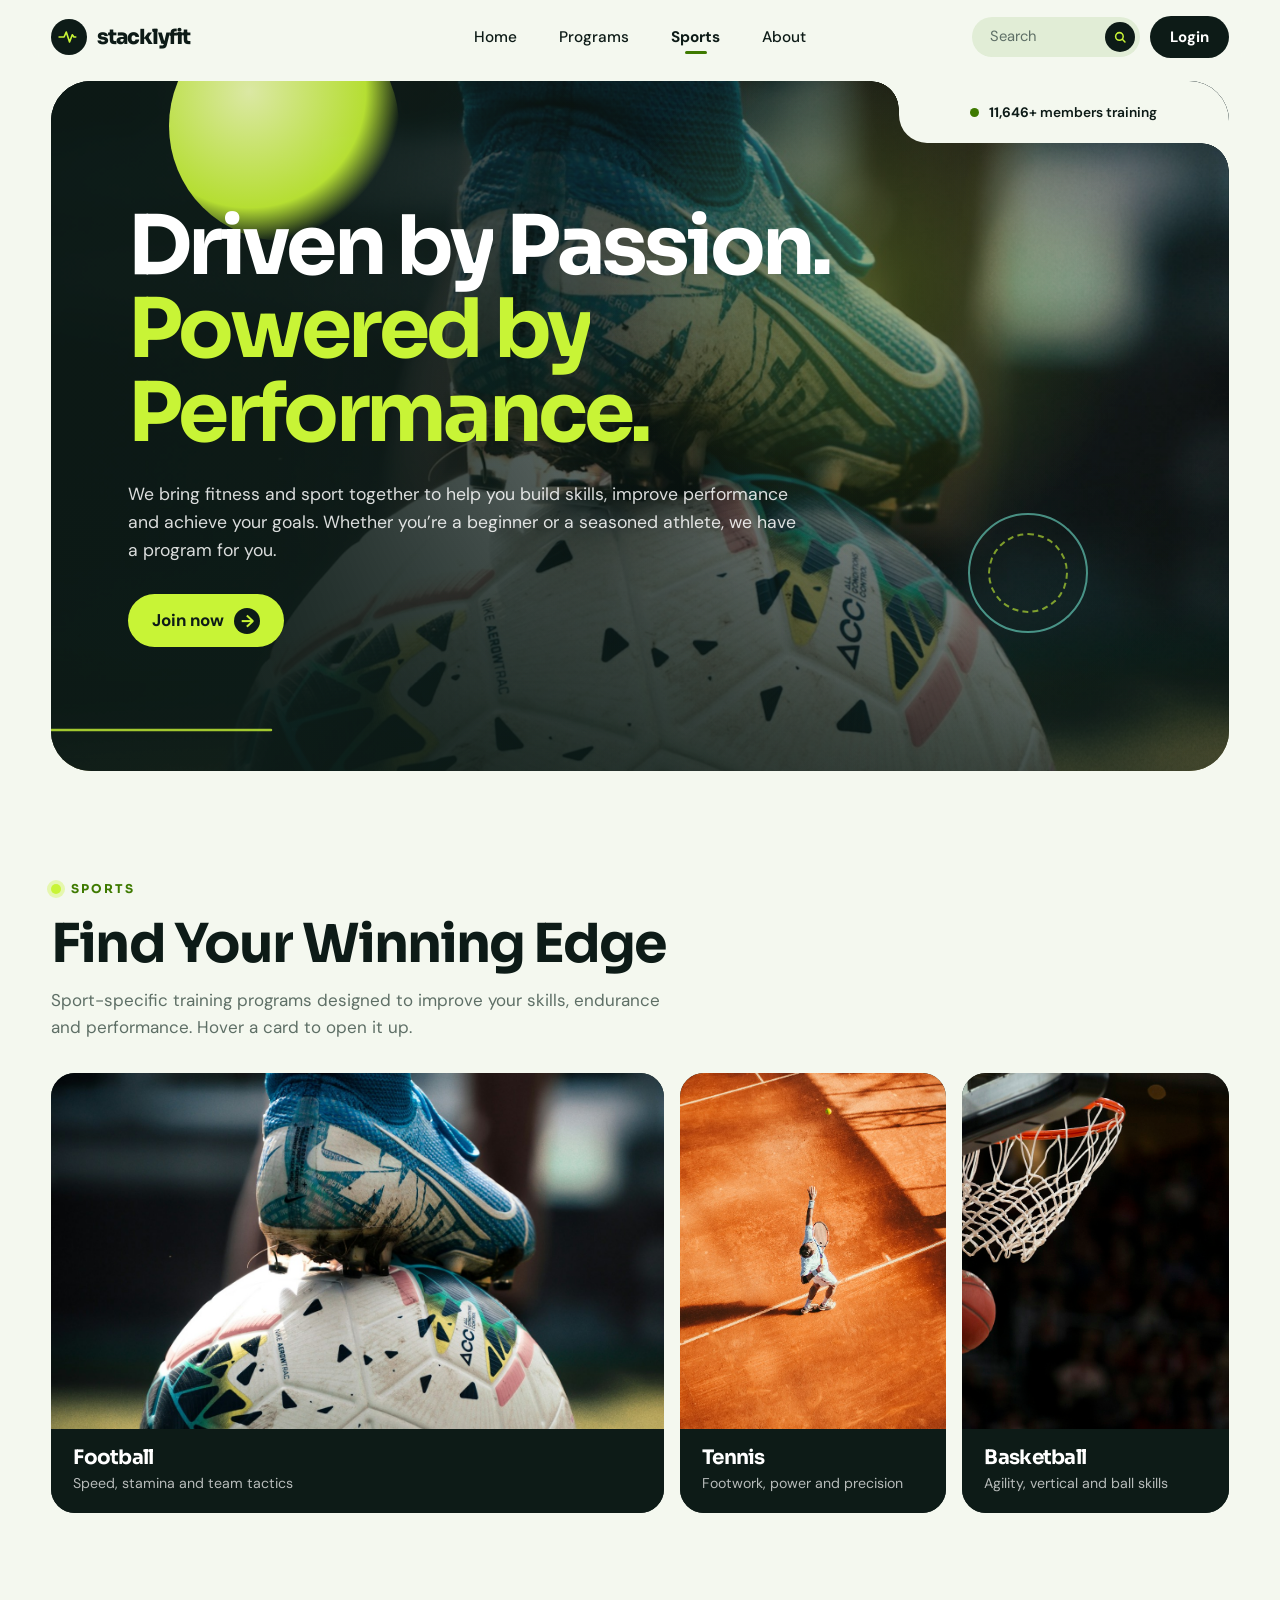
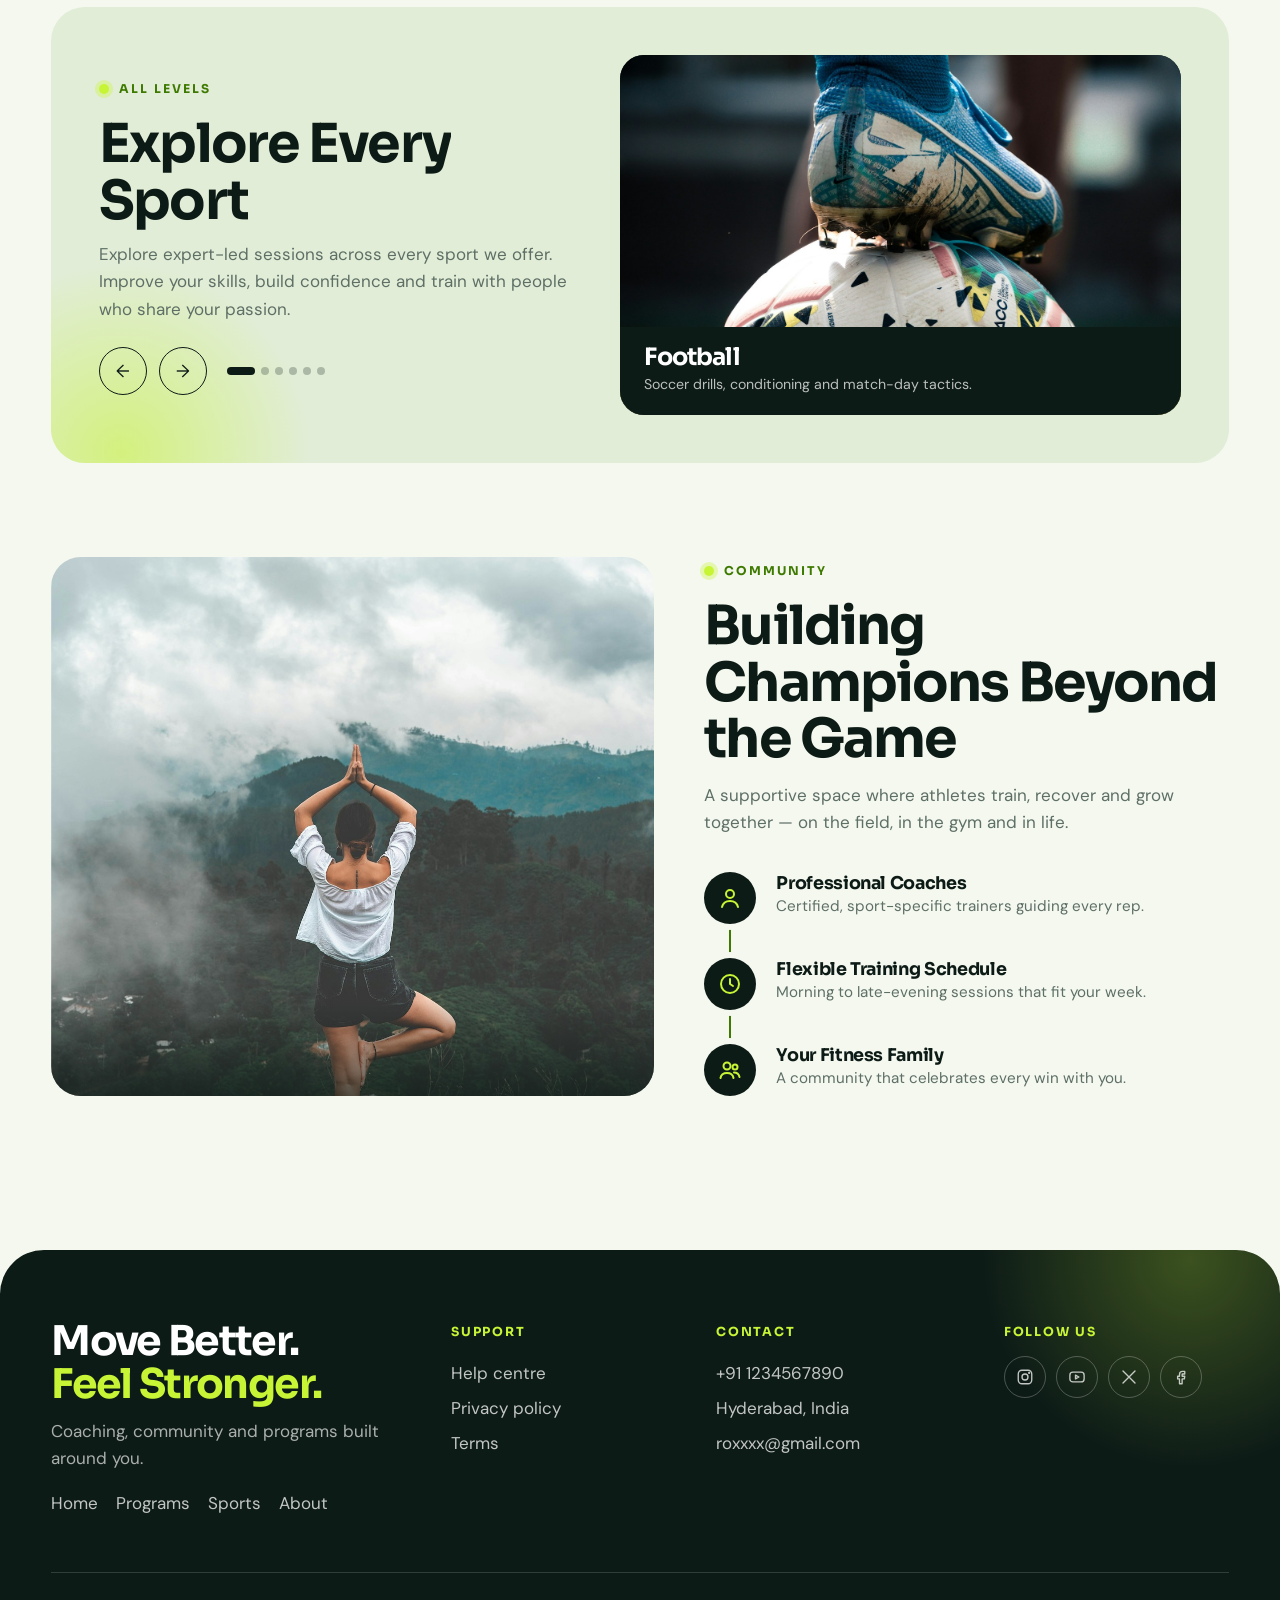
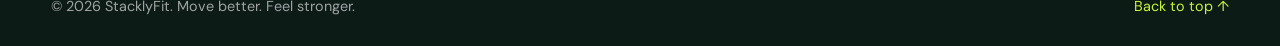
<file: sports.html>
<!DOCTYPE html>
<html lang="en"><head><meta charset="UTF-8"><meta name="viewport" content="width=device-width,initial-scale=1">
<meta name="theme-color" content="#0D1B17"><meta name="description" content="Sport-specific coaching for football, tennis, basketball and more."><title>Sports — StacklyFit</title>
<script>document.documentElement.classList.add("js")</script><link rel="preconnect" href="https://fonts.googleapis.com"><link rel="preconnect" href="https://fonts.gstatic.com" crossorigin><link href="https://fonts.googleapis.com/css2?family=DM+Sans:wght@400;500;700&family=Sora:wght@600;700;800&display=swap" rel="stylesheet"><link rel="stylesheet" href="styles.css"></head>
<body>
<div class="progress" aria-hidden="true"></div>
<div class="wipe" aria-hidden="true"><svg viewBox="0 0 320 60"><path d="M0 30h90l16-26 26 52 20-40 14 14h154"/></svg></div>
<header class="site-header"><div class="bar">
<a class="brand" href="index.html" aria-label="StacklyFit home"><span class="mark"><svg viewBox="0 0 40 24" aria-hidden="true"><path d="M2 12h9l4-9 6 18 5-13 3 4h9"/></svg></span><span>stacklyfit</span></a>
<nav id="nav"><a href="index.html">Home</a><a href="programs.html">Programs</a><a href="sports.html" class=on>Sports</a><a href="about.html">About</a></nav>
<div class="acts"><form class="hs" action="programs.html" role="search"><input type="search" name="q" placeholder="Search" aria-label="Search programs"><button aria-label="Search"><svg viewBox="0 0 24 24"><circle cx="11" cy="11" r="6.5"/><path d="M16 16l4.5 4.5"/></svg></button></form><a class="btn dark sm login" href="login.html">Login</a><button class="burger" id="burger" aria-label="Menu">☰</button></div>
</div></header>
<main>
<section class="hero"><div class="wrap"><div class="hero-card">
<img class="bg" data-par src="assets/images/football.jpg" alt="Football players training" style="object-position:center 25%" fetchpriority="high">
<div class="glow"></div><i class="sun"></i><i class="ring"></i>
<svg class="ekg" viewBox="0 0 1200 80" preserveAspectRatio="none" aria-hidden="true"><path d="M0 40h380l22-34 34 68 28-52 18 18h718"/></svg>
<div class="notch"><i class="live"></i><span><b data-count="12400">0</b>+ members training</span></div>
<div class="hero-copy"><h1 data-split aria-label="Driven by Passion. Powered by Performance.">Driven by Passion. <mark>Powered by Performance.</mark></h1>
<p class="lead fade" data-i="1">We bring fitness and sport together to help you build skills, improve performance and achieve your goals. Whether you’re a beginner or a seasoned athlete, we have a program for you.</p>
<div class="row fade" data-i="2"><a class="btn" href="login.html#signup">Join now <b>→</b></a></div></div>
</div></div></section>

<section><div class="wrap">
<span class="eyebrow rv">Sports</span><h2 class="sec-h" data-split>Find Your Winning Edge</h2>
<p class="sub rv" style="--d:.1s">Sport-specific training programs designed to improve your skills, endurance and performance. Hover a card to open it up.</p>
<div class="edge"><article class="ec rv" style="--d:0.0s"><div class="im"><img src="assets/images/football.jpg" alt="Football" loading="lazy" style="object-position:center 30%"></div><div class="cap"><h3>Football</h3><small>Speed, stamina and team tactics</small></div></article><article class="ec rv" style="--d:0.1s"><div class="im"><img src="assets/images/tennis.jpg" alt="Tennis" loading="lazy" style="object-position:center"></div><div class="cap"><h3>Tennis</h3><small>Footwork, power and precision</small></div></article><article class="ec rv" style="--d:0.2s"><div class="im"><img src="assets/images/basketball.jpg" alt="Basketball" loading="lazy" style="object-position:center"></div><div class="cap"><h3>Basketball</h3><small>Agility, vertical and ball skills</small></div></article></div></div></section>

<section style="padding-top:10px"><div class="wrap"><div class="explore rv">
<div><span class="eyebrow">All levels</span><h2 class="sec-h" data-split style="margin-top:14px">Explore Every Sport</h2><p>Explore expert-led sessions across every sport we offer. Improve your skills, build confidence and train with people who share your passion.</p>
<div class="ctrl"><button class="rb" id="pv" aria-label="Previous sport">←</button><button class="rb" id="nx" aria-label="Next sport">→</button><div class="dots"><i></i><i></i><i></i><i></i><i></i><i></i></div></div></div>
<div class="slides"><div class="slide"><img src="assets/images/football.jpg" alt="Football" loading="lazy" style="object-position:center 30%"><div class="cap"><h3>Football</h3><small>Soccer drills, conditioning and match-day tactics.</small></div></div><div class="slide"><img src="assets/images/basketball.jpg" alt="Basketball" loading="lazy" style="object-position:center"><div class="cap"><h3>Basketball</h3><small>Vertical, agility and shooting fundamentals.</small></div></div><div class="slide"><img src="assets/images/tennis.jpg" alt="Tennis" loading="lazy" style="object-position:center"><div class="cap"><h3>Tennis</h3><small>Footwork patterns, serve power and court sense.</small></div></div><div class="slide"><img src="assets/images/cycling.jpg" alt="Cycling" loading="lazy" style="object-position:center"><div class="cap"><h3>Cycling</h3><small>Endurance blocks and climbing technique.</small></div></div><div class="slide"><img src="assets/images/swimming.jpg" alt="Swimming" loading="lazy" style="object-position:center"><div class="cap"><h3>Swimming</h3><small>Stroke efficiency and aerobic capacity.</small></div></div><div class="slide"><img src="assets/images/yoga.jpg" alt="Yoga" loading="lazy" style="object-position:center 30%"><div class="cap"><h3>Yoga</h3><small>Mobility, balance and recovery flows.</small></div></div></div></div></div></section>

<section style="padding-top:10px"><div class="wrap"><div class="champ">
<div class="cimg mk"><img src="assets/images/yoga.jpg" alt="Athlete training outdoors" loading="lazy"></div>
<div><span class="eyebrow rv">Community</span><h2 class="sec-h" data-split>Building Champions Beyond the Game</h2><p class="sub rv" style="--d:.1s">A supportive space where athletes train, recover and grow together — on the field, in the gym and in life.</p>
<div class="feats">
<div class="feat rv" style="--d:.15s"><span class="i"><svg viewBox="0 0 24 24"><circle cx="12" cy="8" r="4"/><path d="M4 21c1-4 4-6 8-6s7 2 8 6"/></svg></span><div><b>Professional Coaches</b><p>Certified, sport-specific trainers guiding every rep.</p></div></div>
<div class="feat rv" style="--d:.3s"><span class="i"><svg viewBox="0 0 24 24"><circle cx="12" cy="12" r="9"/><path d="M12 7v5l3 2"/></svg></span><div><b>Flexible Training Schedule</b><p>Morning to late-evening sessions that fit your week.</p></div></div>
<div class="feat rv" style="--d:.45s"><span class="i"><svg viewBox="0 0 24 24"><circle cx="9" cy="8" r="3.5"/><circle cx="17" cy="9" r="2.5"/><path d="M2.5 20c.6-3.4 3.2-5 6.5-5s5.9 1.6 6.5 5M16 14.5c3 0 4.8 1.4 5.5 4.5"/></svg></span><div><b>Your Fitness Family</b><p>A community that celebrates every win with you.</p></div></div>
</div></div></div></div></section>
</main>
<footer><div class="wrap">
<div class="fg">
<div><div class="big rv">Move Better.<br><em>Feel Stronger.</em></div><p>Coaching, community and programs built around you.</p><div class="fl"><a href="index.html">Home</a><a href="programs.html">Programs</a><a href="sports.html">Sports</a><a href="about.html">About</a></div></div>
<div><h4>Support</h4><a href="mailto:roxxxx@gmail.com">Help centre</a><a href="#">Privacy policy</a><a href="#">Terms</a></div>
<div><h4>Contact</h4><a href="tel:+911234567890">+91 1234567890</a><a href="#">Hyderabad, India</a><a href="mailto:roxxxx@gmail.com">roxxxx@gmail.com</a></div>
<div><h4>Follow us</h4><div class="soc"><a href="#" aria-label="Instagram"><svg viewBox="0 0 24 24"><rect x="3" y="3" width="18" height="18" rx="5"/><circle cx="12" cy="12" r="4"/><circle cx="17.5" cy="6.5" r=".6"/></svg></a><a href="#" aria-label="YouTube"><svg viewBox="0 0 24 24"><rect x="2.5" y="5.5" width="19" height="13" rx="4"/><path d="M10 9.5v5l4.5-2.5z"/></svg></a><a href="#" aria-label="X"><svg viewBox="0 0 24 24"><path d="M4 4l16 16M20 4L4 20"/></svg></a><a href="#" aria-label="Facebook"><svg viewBox="0 0 24 24"><path d="M14 8h3V4.5h-3C11.5 4.5 10 6 10 8.5V11H7.5v3.5H10V21h3.5v-6.5H16.5L17 11h-3.5V9c0-.6.4-1 .5-1z"/></svg></a></div></div>
</div>
<div class="copy"><span>© 2026 StacklyFit. Move better. Feel stronger.</span><a href="#">Back to top ↑</a></div>
</div></footer>
<div class="toast" id="toast" role="status"></div>
<script src="script.js"></script>
</body></html>
</file>
<file: styles.css>
/* ==========================================================
   StacklyFit · Design 3 — Forest & Lime
   ========================================================== */
:root {
  --ink: #0D1B17;
  --ink2: #14271F;
  --ink3: #1F3A30;
  --paper: #F4F8EF;
  --mint: #E1EDD6;
  --lime: #C8F436;
  --lime-d: #3E7A00;
  /* accent for text on light backgrounds */
  --aqua: #6FE0CB;
  --mute: #5E6F66;
  --line: rgba(13, 27, 23, .13);
  --r: 26px;
  --ease: cubic-bezier(.2, .8, .2, 1);
  --spring: cubic-bezier(.34, 1.56, .64, 1)
}

* { box-sizing: border-box; margin: 0 }
html { scroll-behavior: smooth; overflow-x: clip }
body { font: 400 17px/1.6 'DM Sans', system-ui, sans-serif; background: var(--paper); color: var(--ink); overflow-x: clip }
h1, h2, h3, h4 { font-family: 'Sora', 'DM Sans', sans-serif; font-weight: 700; letter-spacing: -.035em; line-height: 1.05 }
a { color: inherit; text-decoration: none }
img { display: block; max-width: 100% }
button { font: inherit; color: inherit; cursor: pointer }
:focus-visible { outline: 3px solid var(--lime-d); outline-offset: 3px }
.wrap { width: min(1200px, 92vw); margin-inline: auto }
section { padding: 84px 0; position: relative }
.eyebrow { display: inline-flex; align-items: center; gap: 10px; font: 700 .76rem 'Sora'; letter-spacing: .16em; text-transform: uppercase; color: var(--lime-d) }
.eyebrow::before { content: ""; width: 10px; height: 10px; border-radius: 50%; background: var(--lime); box-shadow: 0 0 0 4px rgba(200, 244, 54, .35); animation: ping 2s infinite }
@keyframes ping { 70% { box-shadow: 0 0 0 9px rgba(200, 244, 54, 0) } 100% { box-shadow: 0 0 0 0 rgba(200, 244, 54, 0) } }
.sec-h { font-size: clamp(2rem, 4.2vw, 3.4rem); margin: 14px 0 14px }
.sub { color: var(--mute); max-width: 52ch }
.center { text-align: center }
.center .sub { margin-inline: auto }

/* ---------- progress + page wipe ---------- */
.progress { position: fixed; inset: 0 0 auto 0; height: 4px; z-index: 150; background: linear-gradient(90deg, var(--aqua), var(--lime)); transform: scaleX(0); transform-origin: left }
.wipe { position: fixed; inset: 0; background: var(--ink); z-index: 200; display: grid; place-items: center; pointer-events: none; transform: translateY(-101%); visibility: hidden }
.wipe svg { width: min(260px, 50vw); overflow: visible }
.wipe path { fill: none; stroke: var(--lime); stroke-width: 3.5; stroke-linecap: round; stroke-linejoin: round; stroke-dasharray: 420; stroke-dashoffset: 420 }
html.js .wipe { transform: none; visibility: visible; animation: wipeout .8s .5s var(--ease) forwards }
html.js .wipe path { animation: draw .45s ease forwards }
@keyframes wipeout { to { transform: translateY(-101%); visibility: hidden } }
@keyframes draw { to { stroke-dashoffset: 0 } }
.wipe.leave { visibility: visible; animation: none !important; transform: translateY(101%); transition: transform .5s var(--ease) }
.wipe.leave.go { transform: none }
.wipe.leave path { stroke-dashoffset: 0; animation: none }

/* ---------- header ---------- */
.site-header { position: sticky; top: 0; z-index: 100; background: rgba(244, 248, 239, .82); backdrop-filter: blur(16px) saturate(1.4); -webkit-backdrop-filter: blur(16px) saturate(1.4); border-bottom: 1px solid transparent; transition: .4s var(--ease) }
.scrolled .site-header { border-color: var(--line); box-shadow: 0 10px 30px rgba(13, 27, 23, .07) }
.bar { width: min(1200px, 92vw); margin-inline: auto; height: 74px; display: grid; grid-template-columns: 1fr auto 1fr; align-items: center; gap: 20px }
.brand { display: inline-flex; align-items: center; gap: 10px; font: 800 1.3rem 'Sora'; letter-spacing: -.05em; justify-self: start }
.mark { width: 36px; height: 36px; border-radius: 50%; background: var(--ink); display: grid; place-items: center; transition: transform .6s var(--spring) }
.brand:hover .mark { transform: rotate(-20deg) scale(1.1) }
.mark svg { width: 22px; height: 14px; fill: none; stroke: var(--lime); stroke-width: 3; stroke-linecap: round; stroke-linejoin: round; stroke-dasharray: 60; animation: beat 2.8s ease-in-out infinite }
@keyframes beat { 0% { stroke-dashoffset: 60 } 45%, 100% { stroke-dashoffset: 0 } }
nav { display: flex; gap: 6px }
nav a { position: relative; padding: 8px 18px; border-radius: 99px; font-weight: 500; font-size: .96rem; transition: .3s var(--ease) }
nav a::after { content: ""; position: absolute; left: 50%; bottom: 3px; width: 0; height: 3px; border-radius: 3px; background: var(--lime-d); transform: translateX(-50%); transition: width .4s var(--ease) }
nav a:hover::after, nav a.on::after { width: 22px }
nav a.on { font-weight: 700 }
.acts { display: flex; gap: 10px; align-items: center; justify-self: end }
.hs { display: flex; align-items: center; gap: 6px; padding: 5px 5px 5px 16px; border-radius: 99px; background: var(--mint); width: 168px; transition: width .5s var(--ease), box-shadow .3s }
.hs:focus-within { width: 240px; box-shadow: 0 0 0 2px var(--ink) }
.hs input { flex: 1; min-width: 0; width: 100%; background: none; border: 0; outline: 0; font: inherit; font-size: .92rem; color: var(--ink) }
.hs input::placeholder { color: var(--mute) }
.hs button { width: 30px; height: 30px; border-radius: 50%; border: 0; background: var(--ink); display: grid; place-items: center; transition: transform .3s var(--spring) }
.hs button:hover { transform: scale(1.12) rotate(-10deg) }
.hs svg { width: 14px; height: 14px; stroke: var(--lime); fill: none; stroke-width: 2.6; stroke-linecap: round }
.burger { display: none; background: none; border: 0; font-size: 1.6rem }

/* ---------- buttons ---------- */
.btn { display: inline-flex; align-items: center; justify-content: center; gap: 10px; padding: 13px 24px; border-radius: 99px; background: var(--lime); color: var(--ink); font-weight: 700; border: 0; position: relative; overflow: hidden; isolation: isolate; transition: transform .35s var(--ease), box-shadow .35s, color .3s; white-space: nowrap }
.btn::before { content: ""; position: absolute; inset: 0; background: var(--ink); transform: translateY(101%); transition: transform .5s var(--ease); z-index: -1; border-radius: inherit }
.btn:hover { color: var(--lime); box-shadow: 0 12px 30px rgba(62, 122, 0, .3) }
.btn:hover::before { transform: none }
.btn b { display: grid; place-items: center; width: 26px; height: 26px; border-radius: 50%; background: var(--ink); color: var(--lime); font-weight: 700; transition: transform .45s var(--ease) }
.btn:hover b { transform: translateX(4px) rotate(-45deg); background: var(--lime); color: var(--ink) }
.btn.dark { background: var(--ink); color: #fff }
.btn.dark::before { background: var(--lime) }
.btn.dark:hover { color: var(--ink) }
.btn.sm { padding: 9px 20px; font-size: .94rem }
.btn.ghost { background: transparent; color: var(--ink); box-shadow: inset 0 0 0 1.5px var(--ink) }
.btn.ghost:hover { color: #fff }
.btn.out { background: transparent; color: #fff; box-shadow: inset 0 0 0 1.5px rgba(255, 255, 255, .55) }
.btn.out::before { background: var(--lime) }
.btn.out:hover { color: var(--ink); box-shadow: inset 0 0 0 1.5px var(--lime) }

/* ---------- reveal system (only when JS runs) ---------- */
html.js .rv { opacity: 0; transform: translateY(40px); transition: opacity .9s var(--ease), transform .9s var(--ease); transition-delay: var(--d, 0s) }
html.js .rv.l { transform: translateX(-56px) }
html.js .rv.r { transform: translateX(56px) }
html.js .rv.s { transform: scale(.9) }
html.js .rv.in { opacity: 1; transform: none }
html.js .rv.done { transition-delay: 0s; transition-duration: .9s, .35s }
html.js .mk { clip-path: inset(0 100% 0 0); transition: clip-path 1.2s var(--ease); transition-delay: var(--d, 0s) }
html.js .mk.in { clip-path: inset(0 0 0 0) }
html.js .mk img { scale: 1.3; transition: scale 1.6s var(--ease); transition-delay: var(--d, 0s) }
html.js .mk.in img { scale: 1 }
.w { display: inline-block; overflow: hidden; vertical-align: top; padding-bottom: .16em; margin-bottom: -.16em }
html.js [data-split] .wi { display: inline-block; transform: translateY(115%) rotate(4deg); transition: transform .95s var(--ease); transition-delay: var(--td, 0s) }
html.js [data-split].in .wi { transform: none }
.fade { opacity: 0; transform: translateY(24px) }
html.js .fade.in { opacity: 1; transform: none; transition: opacity .9s var(--ease), transform .9s var(--ease); transition-delay: var(--td, 0s) }
html:not(.js) .fade { opacity: 1; transform: none }

/* ---------- hero (notched panel) ---------- */
.hero { padding: 6px 0 20px }
.hero-card { position: relative; border-radius: 40px; overflow: hidden; min-height: min(80svh, 690px); color: #fff; background: var(--ink); display: flex; align-items: center; padding: clamp(28px, 6vw, 80px); isolation: isolate }
.hero.sub .hero-card { min-height: min(62svh, 540px) }
.hero-card>img.bg { position: absolute; inset: -6% 0; width: 100%; height: 112%; object-fit: cover; z-index: -4; animation: kb 20s ease-in-out infinite alternate; will-change: transform }
@keyframes kb { from { scale: 1.02 } to { scale: 1.15 } }
.hero-card::after { content: ""; position: absolute; inset: 0; z-index: -3; background: linear-gradient(95deg, rgba(13, 27, 23, .92) 20%, rgba(13, 27, 23, .5) 65%, rgba(13, 27, 23, .25)), linear-gradient(0deg, rgba(13, 27, 23, .6), transparent 45%) }
.glow { position: absolute; inset: 0; z-index: -2; background: radial-gradient(420px circle at var(--mx, 70%) var(--my, 30%), rgba(200, 244, 54, .22), transparent 65%); pointer-events: none; transition: background .2s }
.sun { position: absolute; z-index: -1; left: 10%; top: -70px; width: 230px; height: 230px; border-radius: 50%; background: radial-gradient(circle at 35% 35%, #F2FFB4, var(--lime) 55%, rgba(200, 244, 54, 0) 72%); opacity: .9; animation: bob 8s ease-in-out infinite }
.ring { position: absolute; z-index: -1; right: 12%; bottom: 20%; width: 120px; height: 120px; border-radius: 50%; border: 2px solid var(--aqua); opacity: .6; animation: bob 6s -2s ease-in-out infinite reverse }
.ring::after { content: ""; position: absolute; inset: 18px; border-radius: 50%; border: 2px dashed var(--lime); animation: spin 12s linear infinite }
@keyframes bob { 50% { transform: translate(-14px, 22px) } }
@keyframes spin { to { transform: rotate(360deg) } }
.ekg { position: absolute; left: 0; right: 0; bottom: 6px; width: 100%; height: 70px; z-index: -1; opacity: .8 }
.ekg path { fill: none; stroke: var(--lime); stroke-width: 2.5; stroke-linecap: round; stroke-linejoin: round; vector-effect: non-scaling-stroke; stroke-dasharray: 220 1400; animation: sweep 5s linear infinite }
@keyframes sweep { from { stroke-dashoffset: 1620 } to { stroke-dashoffset: 0 } }
.notch { position: absolute; top: 0; right: 0; height: 62px; width: clamp(190px, 30%, 330px); background: var(--paper); border-bottom-left-radius: 28px; display: flex; align-items: center; justify-content: center; gap: 10px; font-size: .86rem; font-weight: 600; color: var(--ink); z-index: 3 }
.notch::before, .notch::after { content: ""; position: absolute; width: 28px; height: 28px; background: radial-gradient(circle at 0 100%, transparent 27.5px, var(--paper) 28px) }
.notch::before { top: 0; left: -28px }
.notch::after { right: 0; top: 62px }
.live { width: 9px; height: 9px; border-radius: 50%; background: var(--lime-d); animation: ping 1.8s infinite; box-shadow: 0 0 0 0 rgba(62, 122, 0, .5) }
.hero-copy { max-width: 760px; position: relative }
.hero h1 { font-size: clamp(2.6rem, 6.4vw, 5.6rem); line-height: 1.02; letter-spacing: -.045em }
.hero h1 mark { background: none; color: var(--lime) }
.lead { max-width: 56ch; margin: 24px 0 30px; font-size: 1.1rem; color: rgba(255, 255, 255, .85) }
.row { display: flex; gap: 12px; flex-wrap: wrap }

/* ---------- ticker ---------- */
.ticker { background: var(--lime); color: var(--ink); overflow: hidden; padding: 14px 0; margin-top: 20px; border-block: 2px solid var(--ink) }
.tk { display: flex; gap: 30px; width: max-content; animation: marq 32s linear infinite; font: 700 1.25rem 'Sora'; letter-spacing: -.02em; text-transform: uppercase; align-items: center }
.tk i { font-style: normal; width: 10px; height: 10px; background: var(--ink); transform: rotate(45deg) }
.ticker:hover .tk { animation-play-state: paused }
@keyframes marq { to { transform: translateX(-50%) } }

/* ---------- wellness chips ---------- */
.chips { display: flex; flex-wrap: wrap; justify-content: center; gap: 14px; max-width: 900px; margin: 36px auto 0 }
.chip { display: inline-flex; align-items: center; gap: 10px; padding: 15px 24px; border-radius: 99px; background: #fff; border: 1px solid var(--line); font-weight: 600; box-shadow: 0 6px 18px rgba(13, 27, 23, .05); transition: transform .45s var(--spring), background .3s, box-shadow .4s; animation: wob 5s ease-in-out infinite; animation-delay: var(--w, 0s) }
.chip::before { content: ""; width: 10px; height: 10px; border-radius: 50%; background: var(--lime); box-shadow: 0 0 0 3px rgba(200, 244, 54, .4); transition: .3s }
.chip:hover { background: var(--ink); color: #fff; transform: translateY(-8px) scale(1.05); box-shadow: 0 18px 34px rgba(13, 27, 23, .25); animation-play-state: paused }
.chip:hover::before { transform: scale(1.5) }
@keyframes wob { 50% { translate: 0 -6px } }

/* ---------- passion ---------- */
.passion { display: grid; grid-template-columns: 1.5fr 1fr; gap: 40px; align-items: center }
.pimgs { display: grid; grid-template-columns: 1fr 1fr; gap: 16px }
.pimg { position: relative; border-radius: 24px; overflow: hidden; aspect-ratio: 4/3; background: var(--ink); display: block }
.pimg img { width: 100%; height: 100%; object-fit: cover; transition: transform 1.2s var(--ease) }
.pimg:hover img { transform: scale(1.08) }
.pimg span { position: absolute; left: 14px; bottom: 14px; background: var(--paper); font-weight: 700; padding: 6px 16px; border-radius: 99px; font-size: .88rem; transition: .4s var(--ease) }
.pimg:hover span { background: var(--lime); transform: translateY(-6px) }
.passion h2 { margin: 14px 0 14px }
.passion p { color: var(--mute); margin-bottom: 24px }

/* ---------- coaches ---------- */
.coaches { display: grid; grid-template-columns: 1.4fr 1fr; gap: 50px; align-items: center }
.cgrid { display: grid; grid-template-columns: 1fr 1fr; gap: 16px }
.cc { border-radius: 22px; overflow: hidden; background: var(--ink2); color: #fff; display: flex; flex-direction: column; transition: transform .35s var(--ease), box-shadow .4s; transform-style: preserve-3d }
.cc:hover { box-shadow: 0 26px 50px rgba(13, 27, 23, .3) }
.cc .im { position: relative; overflow: hidden; aspect-ratio: 4/3.2; background: var(--ink3) }
.cc img { width: 100%; height: 100%; object-fit: cover; object-position: top; transition: transform 1s var(--ease) }
.cc:hover img { transform: scale(1.08) }
.cc .cap { padding: 16px 20px 18px }
.cc h3 { font-size: 1.15rem; margin-bottom: 4px }
.cc small { display: block; color: rgba(255, 255, 255, .7); font-size: .85rem }
.cc .rate { margin-top: 8px; font-size: .88rem; font-weight: 700; color: var(--lime) }
.cc.wide { grid-column: span 2; flex-direction: row }
.cc.wide .im { flex: 1.3; aspect-ratio: auto; min-height: 220px }
.cc.wide .cap { flex: 1; display: flex; flex-direction: column; justify-content: center; padding: 24px 28px; background: var(--ink) }
.cc.wide h3 { font-size: clamp(1.6rem, 2.6vw, 2.2rem); margin-bottom: 8px }
.cc.wide .bio { margin-top: 12px; color: rgba(255, 255, 255, .75); font-size: .93rem }
.coaches h2 { margin: 14px 0 14px }
.coaches p { color: var(--mute); margin-bottom: 24px }

/* ---------- plans ---------- */
.ptoggle { display: inline-flex; padding: 5px; border-radius: 99px; background: var(--mint); position: relative; margin-top: 18px }
.ptoggle button { position: relative; z-index: 1; background: none; border: 0; padding: 9px 20px; border-radius: 99px; font-weight: 600; color: var(--mute); transition: color .3s }
.ptoggle button.on { color: var(--lime) }
.ptoggle .pill { position: absolute; top: 5px; bottom: 5px; left: 5px; border-radius: 99px; background: var(--ink); transition: left .5s var(--ease), width .5s var(--ease) }
.plans { display: grid; grid-template-columns: repeat(3, 1fr); gap: 22px; align-items: center; max-width: 1020px; margin: 50px auto 0 }
.plan { position: relative; background: var(--ink); color: #fff; border-radius: 28px; padding: 34px 30px; display: flex; flex-direction: column; gap: 6px; overflow: hidden; isolation: isolate; transition: transform .5s var(--ease), box-shadow .5s }
.plan::before { content: ""; position: absolute; inset: 0; z-index: -1; background: radial-gradient(320px circle at var(--mx, 50%) var(--my, 0%), rgba(200, 244, 54, .2), transparent 70%); opacity: 0; transition: opacity .4s }
.plan:hover::before { opacity: 1 }
.plan:hover { transform: translateY(-10px); box-shadow: 0 30px 60px rgba(13, 27, 23, .3) }
.plan h3 { font-size: 1.3rem; color: rgba(255, 255, 255, .85) }
.plan .price { font: 700 3.4rem/1 'Sora'; letter-spacing: -.05em; margin: 12px 0 4px; color: #fff }
.plan .price small { font: 500 .9rem 'DM Sans'; letter-spacing: 0; opacity: .6 }
.plan>p { color: rgba(255, 255, 255, .65); font-size: .95rem }
.plan ul { list-style: none; padding: 0; margin: 18px 0 26px; display: grid; gap: 11px }
.plan li { display: flex; gap: 10px; align-items: flex-start; font-size: .95rem }
.plan li::before { content: ""; flex: none; width: 20px; height: 20px; margin-top: 2px; border-radius: 50%; background: var(--lime) url("data:image/svg+xml,%3Csvg xmlns='http://www.w3.org/2000/svg' viewBox='0 0 20 20'%3E%3Cpath d='M5.5 10.5l3 3 6-7' fill='none' stroke='%230D1B17' stroke-width='2.2' stroke-linecap='round' stroke-linejoin='round'/%3E%3C/svg%3E") center/contain }
.plan .btn { margin-top: auto; background: transparent; color: #fff; box-shadow: inset 0 0 0 1.5px rgba(255, 255, 255, .5) }
.plan .btn::before { background: var(--lime) }
.plan .btn:hover { color: var(--ink); box-shadow: inset 0 0 0 1.5px var(--lime) }
.plan.pop { padding-block: 50px; background: linear-gradient(165deg, #1b3a2d, var(--ink) 65%); box-shadow: 0 0 0 2px var(--lime) }
.plan.pop .btn { background: var(--lime); color: var(--ink); box-shadow: none }
.plan.pop .btn::before { background: #fff }
.hot { position: absolute; top: 16px; right: 16px; background: var(--lime); color: var(--ink); font: 700 .7rem 'Sora'; letter-spacing: .1em; text-transform: uppercase; padding: 5px 12px; border-radius: 99px; animation: pulse 2.2s ease-in-out infinite }
@keyframes pulse { 50% { scale: 1.08 } }

/* ---------- testimonials ---------- */
.tqs { display: grid; grid-template-columns: 1fr 1fr; gap: 18px; margin-top: 40px }
.tq { display: flex; gap: 18px; background: var(--mint); border-radius: 24px; padding: 26px; border: 2px solid transparent; transition: transform .5s var(--ease), border-color .4s, background .4s, box-shadow .4s }
.tq.active, .tq:hover { border-color: var(--ink); background: #fff; transform: translateY(-6px); box-shadow: 0 18px 40px rgba(13, 27, 23, .12) }
.tq img { width: 52px; height: 52px; border-radius: 50%; object-fit: cover; object-position: top; flex: none }
.tq p { margin-bottom: 12px }
.tq b { display: block }
.tq small { color: var(--mute) }
.stars { display: flex; gap: 3px; margin-top: 8px }
.stars i { font-style: normal; color: #b9c9ac; font-size: 1.05rem; transition: color .4s, transform .5s var(--spring); transition-delay: calc(var(--k) * .09s + .3s) }
.in .stars i, .stars.in i { color: var(--lime-d); transform: scale(1.1) }

/* ---------- programs page ---------- */
.disc { display: grid; grid-template-columns: 1fr 1.2fr; gap: 40px; align-items: center }
.disc h2 { margin: 14px 0 14px }
.orbit { position: relative; height: 270px }
.dot { position: absolute; display: flex; align-items: center; gap: 12px; font-weight: 700; background: none; border: 0; animation: bob2 7s ease-in-out infinite; animation-delay: var(--w, 0s) }
@keyframes bob2 { 50% { translate: 0 -14px } }
.dot .c { width: 78px; height: 78px; border-radius: 50%; overflow: hidden; box-shadow: 0 0 0 4px var(--paper), 0 0 0 6px var(--line); transition: .5s var(--spring) }
.dot img { width: 100%; height: 100%; object-fit: cover }
.dot:hover .c, .dot.on .c { transform: scale(1.14); box-shadow: 0 0 0 4px var(--paper), 0 0 0 7px var(--lime-d) }
.dot.on span { color: var(--lime-d) }
.d1 { left: 4%; top: 8% }
.d2 { right: 4%; top: 38% }
.d3 { left: 22%; bottom: 0 }
.sgrid { display: grid; grid-template-columns: repeat(12, 1fr); gap: 18px; margin-top: 34px }
.sc { grid-column: span 4; border-radius: 24px; overflow: hidden; background: var(--ink2); color: #fff; display: flex; flex-direction: column; transition: transform .6s var(--ease), opacity .5s, filter .5s, box-shadow .4s }
.sc.big { grid-column: span 8 }
.sc:hover { box-shadow: 0 26px 50px rgba(13, 27, 23, .28) }
.sc .im { position: relative; flex: 1; min-height: 280px; overflow: hidden }
.sc .im img { position: absolute; inset: 0; width: 100%; height: 100%; object-fit: cover; transition: transform 1.3s var(--ease) }
.sc:hover .im img { transform: scale(1.08) }
.sc .cap { padding: 20px 24px 24px; background: var(--ink) }
.sc h3 { font-size: 1.25rem; margin-bottom: 6px }
.sc p { color: rgba(255, 255, 255, .72); font-size: .93rem; margin-bottom: 14px }
.sc .btn { padding: 8px 8px 8px 18px; font-size: .9rem }
.sc.dim { opacity: .25; filter: grayscale(1); transform: scale(.97) }
.nores { display: none; margin-top: 18px; color: var(--mute) }
.banner { position: relative; border-radius: 34px; overflow: hidden; min-height: 360px; background: var(--ink); color: #fff; display: flex; align-items: center; padding: clamp(28px, 5vw, 64px); isolation: isolate }
.banner>img { position: absolute; inset: -8% 0; height: 116%; width: 100%; object-fit: cover; z-index: -2; animation: kb 22s ease-in-out infinite alternate }
.banner::after { content: ""; position: absolute; inset: 0; z-index: -1; background: linear-gradient(90deg, rgba(13, 27, 23, .92), rgba(13, 27, 23, .25)) }
.banner h2 { font-size: clamp(2rem, 4vw, 3.2rem); margin-bottom: 12px }
.banner p { max-width: 44ch; color: rgba(255, 255, 255, .8); margin-bottom: 24px }

/* ---------- sports page ---------- */
.edge { display: flex; gap: 16px; height: 440px; margin-top: 32px }
.ec { flex: 1; border-radius: 24px; overflow: hidden; background: var(--ink); color: #fff; display: flex; flex-direction: column; transition: flex .8s var(--ease) }
.ec:first-child { flex: 2.3 }
.edge:hover .ec { flex: 1 }
.edge .ec:hover { flex: 2.3 }
.ec .im { position: relative; flex: 1; overflow: hidden }
.ec .im img { position: absolute; inset: 0; width: 100%; height: 100%; object-fit: cover; transition: transform 1.2s var(--ease) }
.ec:hover .im img { transform: scale(1.07) }
.ec .cap { padding: 18px 22px; background: var(--ink) }
.ec h3 { font-size: 1.25rem }
.ec small { display: block; color: rgba(255, 255, 255, .7); margin-top: 4px; white-space: nowrap; overflow: hidden; text-overflow: ellipsis }
.explore { position: relative; display: grid; grid-template-columns: 1fr 1.15fr; gap: 34px; align-items: center; background: var(--mint); border-radius: 34px; padding: clamp(24px, 4vw, 48px); overflow: hidden }
.explore::before { content: ""; position: absolute; width: 380px; height: 380px; border-radius: 50%; left: -120px; bottom: -180px; background: radial-gradient(circle, var(--lime), transparent 70%); opacity: .55; animation: bob 9s ease-in-out infinite }
.explore>* { position: relative }
.explore h2 { margin: 14px 0 12px }
.explore p { color: var(--mute); margin-bottom: 24px; max-width: 44ch }
.ctrl { display: flex; align-items: center; gap: 12px }
.rb { width: 48px; height: 48px; border-radius: 50%; border: 1.5px solid var(--ink); background: transparent; font-size: 1.1rem; transition: .35s var(--spring) }
.rb:hover { background: var(--ink); color: var(--lime); transform: scale(1.1) }
.dots { display: flex; gap: 6px; margin-left: 8px }
.dots i { width: 8px; height: 8px; border-radius: 99px; background: rgba(13, 27, 23, .25); transition: .5s var(--ease) }
.dots i.on { width: 28px; background: var(--ink) }
.slides { position: relative; height: 360px; border-radius: 24px; overflow: hidden; background: var(--ink) }
.slide { position: absolute; inset: 0; opacity: 0; visibility: hidden; transform: translateX(50px) scale(1.02); transition: opacity .7s var(--ease), transform .9s var(--ease), visibility .7s }
.slide.on { opacity: 1; visibility: visible; transform: none }
.slide img { width: 100%; height: 100%; object-fit: cover }
.slide .cap { position: absolute; left: 0; right: 0; bottom: 0; background: var(--ink); color: #fff; padding: 18px 24px; transform: translateY(100%); transition: transform .7s .2s var(--ease) }
.slide.on .cap { transform: none }
.slide h3 { font-size: 1.5rem }
.slide small { color: rgba(255, 255, 255, .72) }
.champ { display: grid; grid-template-columns: 1.15fr 1fr; gap: 50px; align-items: stretch }
.cimg { position: relative; border-radius: 30px; overflow: hidden; min-height: 520px }
.cimg img { position: absolute; inset: 0; width: 100%; height: 100%; object-fit: cover; object-position: center 25% }
.cimg::after { content: ""; position: absolute; left: 0; right: 0; bottom: 0; height: 18%; background: linear-gradient(0deg, rgba(13, 27, 23, .7), transparent) }
.champ h2 { margin: 14px 0 14px }
.feats { position: relative; display: grid; gap: 34px; margin-top: 36px }
.feats::before, .feats::after { content: ""; position: absolute; left: 25px; top: 26px; bottom: 26px; width: 2px; background: var(--line) }
.feats::after { background: var(--lime-d); transform: scaleY(0); transform-origin: top; transition: transform 1.8s .3s var(--ease) }
.feats.in::after { transform: none }
html:not(.js) .feats::after { transform: none }
.feat { position: relative; display: flex; gap: 20px; align-items: flex-start }
.feat .i { position: relative; z-index: 1; width: 52px; height: 52px; border-radius: 50%; background: var(--ink); display: grid; place-items: center; flex: none; transition: .5s var(--spring); box-shadow: 0 0 0 6px var(--paper) }
.feat:hover .i { background: var(--lime); transform: scale(1.12) rotate(-8deg) }
.feat svg { width: 24px; height: 24px; fill: none; stroke: var(--lime); stroke-width: 2; stroke-linecap: round; stroke-linejoin: round; transition: stroke .3s }
.feat:hover svg { stroke: var(--ink) }
.feat b { display: block; font: 700 1.1rem 'Sora'; letter-spacing: -.02em }
.feat p { color: var(--mute); font-size: .95rem }

/* ---------- about page ---------- */
.pow { display: grid; grid-template-columns: 1fr 1fr; gap: 50px; align-items: center }
.pow h2 { margin: 14px 0 14px }
.pow p { color: var(--mute); margin-bottom: 14px }
.mosaic { display: flex; gap: 0; margin-top: 22px }
.mosaic div { width: 150px; height: 110px; overflow: hidden; position: relative; transition: transform .6s var(--spring) }
.mosaic div:first-child { clip-path: polygon(0 0, 100% 0, 78% 100%, 0 100%); margin-right: -14px }
.mosaic div:last-child { clip-path: polygon(22% 0, 100% 0, 100% 100%, 0 100%) }
.mosaic img { width: 100%; height: 100%; object-fit: cover; transition: transform .8s var(--ease) }
.mosaic:hover div:first-child { transform: translateX(-8px) rotate(-3deg) }
.mosaic:hover div:last-child { transform: translateX(8px) rotate(3deg) }
.mosaic div:hover img { transform: scale(1.12) }
.bigimg { border-radius: 30px 90px 30px 90px; overflow: hidden; aspect-ratio: 5/4; position: relative }
.bigimg img { width: 100%; height: 100%; object-fit: cover }
.built { position: relative; border-radius: 36px; overflow: hidden; min-height: 560px; color: #fff; padding: clamp(28px, 5vw, 64px); display: flex; flex-direction: column; justify-content: flex-end; align-items: center; text-align: center; gap: 14px; background: var(--ink); isolation: isolate }
.built>img { position: absolute; inset: -6% 0; height: 112%; width: 100%; object-fit: cover; z-index: -2; animation: kb 22s ease-in-out infinite alternate }
.built::after { content: ""; position: absolute; inset: 0; z-index: -1; background: linear-gradient(0deg, rgba(13, 27, 23, .95) 22%, rgba(13, 27, 23, .3)) }
.built h2 { font-size: clamp(2rem, 4.4vw, 3.6rem); max-width: 18ch }
.built p { max-width: 60ch; color: rgba(255, 255, 255, .82) }
.stats { display: flex; gap: clamp(24px, 6vw, 80px); margin-top: 18px; flex-wrap: wrap; justify-content: center }
.stats b { display: block; font: 700 2.8rem/1 'Sora'; letter-spacing: -.05em; color: var(--lime) }
.stats small { color: rgba(255, 255, 255, .75) }

/* ---------- footer ---------- */
footer { background: var(--ink); color: #fff; padding: 70px 0 28px; margin-top: 70px; border-radius: 44px 44px 0 0; position: relative; overflow: hidden }
footer::before { content: ""; position: absolute; width: 420px; height: 420px; right: -120px; top: -200px; border-radius: 50%; background: radial-gradient(circle, rgba(200, 244, 54, .25), transparent 70%); animation: bob 10s ease-in-out infinite }
.fg { display: grid; grid-template-columns: 1.6fr 1fr 1.1fr 1fr; gap: 40px; position: relative }
.fg .big { font: 700 clamp(1.8rem, 3.2vw, 2.6rem)/1.05 'Sora'; letter-spacing: -.04em }
.fg .big em { font-style: normal; color: var(--lime) }
.fg p { color: rgba(255, 255, 255, .65); margin: 12px 0 14px; max-width: 30ch }
.fg h4 { font: 700 .78rem 'Sora'; letter-spacing: .14em; text-transform: uppercase; color: var(--lime); margin: 4px 0 16px }
.fg a { display: block; color: rgba(255, 255, 255, .75); padding: 4px 0; transition: .3s var(--ease) }
.fg a:hover { color: #fff; transform: translateX(6px) }
.fl { display: flex; gap: 18px; flex-wrap: wrap }
.fg .fl a { display: inline-block }
.soc { display: flex; gap: 10px }
.fg .soc a { width: 42px; height: 42px; padding: 0; border-radius: 50%; border: 1px solid rgba(255, 255, 255, .25); display: grid; place-items: center }
.fg .soc a:hover { background: var(--lime); border-color: var(--lime); transform: translateY(-5px) rotate(-8deg) }
.soc svg { width: 18px; height: 18px; fill: none; stroke: currentColor; stroke-width: 1.8; stroke-linecap: round; stroke-linejoin: round }
.soc a:hover svg { stroke: var(--ink) }
.copy { display: flex; justify-content: space-between; gap: 16px; flex-wrap: wrap; margin-top: 50px; padding-top: 22px; border-top: 1px solid rgba(255, 255, 255, .15); color: rgba(255, 255, 255, .6); font-size: .9rem; position: relative }
.copy a { color: var(--lime) }
.toast { position: fixed; left: 50%; bottom: 26px; transform: translate(-50%, 30px); background: var(--ink); color: #fff; padding: 13px 24px; border-radius: 99px; opacity: 0; pointer-events: none; transition: .5s var(--ease); z-index: 160; border: 1px solid var(--lime) }
.toast.show { opacity: 1; transform: translate(-50%, 0) }

/* ---------- responsive ---------- */
@media (max-width:1000px) {
  .passion, .coaches, .disc, .explore, .champ, .pow { grid-template-columns: 1fr }
  .plans { grid-template-columns: 1fr; max-width: 460px }
  .tqs { grid-template-columns: 1fr }
  .fg { grid-template-columns: 1fr 1fr }
  .edge { flex-direction: column; height: auto }
  .ec, .ec:first-child, .edge:hover .ec, .edge .ec:hover { flex: none; min-height: 300px }
  .sgrid { grid-template-columns: 1fr 1fr }
  .sc, .sc.big { grid-column: span 1 }
  .cimg { min-height: 380px }
  .bar { grid-template-columns: auto 1fr }
  nav { display: none }
  .burger { display: block }
  nav.open { display: flex; position: absolute; top: 74px; left: 4vw; right: 4vw; flex-direction: column; background: var(--ink); color: #fff; padding: 14px; border-radius: 24px; animation: drop .4s var(--ease) }
  nav.open a.on::after, nav.open a:hover::after { background: var(--lime) }
}
@keyframes drop { from { opacity: 0; transform: translateY(-10px) } }
@media (max-width:700px) {
  body { font-size: 16px }
  section { padding: 56px 0 }
  .hs { display: none }
  .cgrid { grid-template-columns: 1fr 1fr }
  .cc.wide { flex-direction: column; grid-column: span 2 }
  .cc.wide .im { min-height: 200px; aspect-ratio: 4/3 }
  .pimgs { grid-template-columns: 1fr }
  .sgrid { grid-template-columns: 1fr }
  .fg { grid-template-columns: 1fr }
  .hero-card { align-items: flex-end; padding-top: 110px; border-radius: 30px }
  .notch { width: 70%; font-size: .78rem }
  .orbit { height: 330px }
  .d1 { left: 0; top: 0 } .d2 { right: 0; top: 36% } .d3 { left: 12%; bottom: 0 }
  .slides { height: 300px }
  footer { border-radius: 30px 30px 0 0 }
  .mosaic div { width: 42vw; max-width: 150px }
}
@media (prefers-reduced-motion: reduce) {
  *, *::before, *::after { animation-duration: .001ms !important; animation-iteration-count: 1 !important; transition-duration: .001ms !important; scroll-behavior: auto !important }
  .wipe { display: none }
  html.js .rv, html.js .mk, html.js .fade { opacity: 1; transform: none; clip-path: none }
  html.js [data-split] .wi { transform: none }
}
</file>
<file: login.css>
:root {
  --ink: #0D1B17; --ink2: #14271F; --paper: #F4F8EF; --mint: #E1EDD6; --lime: #C8F436; --lime-d: #3E7A00; --aqua: #6FE0CB;
  --mute: #5E6F66; --line: rgba(13, 27, 23, .2); --ease: cubic-bezier(.2, .8, .2, 1); --spring: cubic-bezier(.34, 1.56, .64, 1); --cw: min(450px, 92vw)
}
* { box-sizing: border-box; margin: 0 }
body { font: 400 16px/1.5 'DM Sans', system-ui, sans-serif; background: var(--paper); color: var(--ink); min-height: 100vh }
.visually-hidden { position: absolute; width: 1px; height: 1px; overflow: hidden; clip: rect(0 0 0 0) }
button { font: inherit; color: inherit; cursor: pointer }
[hidden] { display: none !important }
:focus-visible { outline: 3px solid var(--lime-d); outline-offset: 2px }

.auth { position: relative; min-height: 100vh; overflow: hidden; display: flex; align-items: center; padding: 90px 0 40px; background: var(--paper) }
/* image: full-bleed in login mode, rounded side panel in sign-up mode */
.auth-img { position: absolute; top: 0; right: 0; bottom: 0; left: 0; overflow: hidden; background: var(--ink); isolation: isolate; border-radius: 0; transition: top .9s var(--ease), right .9s var(--ease), bottom .9s var(--ease), left .9s var(--ease), border-radius .9s var(--ease) }
html[data-mode="signup"] .auth-img { top: 20px; right: 20px; bottom: 20px; left: 54%; border-radius: 34px }
.auth-img img { position: absolute; inset: 0; width: 100%; height: 100%; object-fit: cover; z-index: -2; animation: kb 18s ease-in-out infinite alternate }
@keyframes kb { from { scale: 1.02 } to { scale: 1.16 } }
.auth-img::after { content: ""; position: absolute; inset: 0; z-index: -1; background: linear-gradient(0deg, rgba(13, 27, 23, .75), rgba(13, 27, 23, .35)) }
.sun { position: absolute; left: 12%; top: 14%; width: 170px; height: 170px; border-radius: 50%; background: radial-gradient(circle at 35% 35%, #F2FFB4, var(--lime) 55%, rgba(200, 244, 54, 0) 72%); opacity: .85; animation: bob 8s ease-in-out infinite }
.ring { position: absolute; right: 12%; bottom: 16%; width: 110px; height: 110px; border-radius: 50%; border: 2px solid var(--aqua); opacity: .6; animation: bob 6s -2s ease-in-out infinite reverse }
@keyframes bob { 50% { transform: translate(-14px, 22px) } }

.home-brand { position: absolute; top: 28px; left: clamp(20px, 4vw, 50px); z-index: 5; display: inline-flex; align-items: center; gap: 10px; font: 800 1.3rem 'Sora', sans-serif; letter-spacing: -.05em; color: #fff; text-decoration: none; transition: color .6s }
html[data-mode="signup"] .home-brand { color: var(--ink) }
.mark { width: 36px; height: 36px; border-radius: 50%; background: var(--ink); display: grid; place-items: center; outline: 1px solid rgba(255, 255, 255, .25) }
.mark svg { width: 22px; height: 14px; fill: none; stroke: var(--lime); stroke-width: 3; stroke-linecap: round; stroke-linejoin: round; stroke-dasharray: 60; animation: beat 2.8s ease-in-out infinite }
@keyframes beat { 0% { stroke-dashoffset: 60 } 45%, 100% { stroke-dashoffset: 0 } }

.auth-card { position: relative; z-index: 2; width: var(--cw); margin-left: calc((100% - var(--cw)) / 2); background: #fff; border-radius: 30px; padding: 36px 34px 28px; box-shadow: 0 40px 90px rgba(13, 27, 23, .4);
  transition: margin-left .9s var(--ease), background .6s, box-shadow .6s, padding .6s; animation: rise .9s var(--ease) both }
@keyframes rise { from { opacity: 0; transform: translateY(40px) } }
html[data-mode="signup"] .auth-card { margin-left: calc((54% - var(--cw)) / 2); background: transparent; box-shadow: none; padding: 20px 10px }
.auth-heading { text-align: center }
.auth-heading h1 { font: 700 clamp(2rem, 3.6vw, 2.6rem)/1.05 'Sora', sans-serif; letter-spacing: -.045em; margin-bottom: 8px }
.auth-heading p { color: var(--mute); margin-bottom: 22px }

.auth-tabs { position: relative; display: grid; grid-template-columns: 1fr 1fr; padding: 5px; background: var(--mint); border-radius: 99px; margin-bottom: 20px }
.auth-tabs .slider { position: absolute; top: 5px; bottom: 5px; left: 5px; width: calc(50% - 5px); border-radius: 99px; background: var(--ink); transition: transform .5s var(--ease) }
.auth-tabs.is-signup .slider { transform: translateX(100%) }
.tab { position: relative; z-index: 1; background: none; border: 0; padding: 10px; border-radius: 99px; font-weight: 700; transition: color .35s }
.tab[aria-selected="true"] { color: var(--lime) }

form { display: grid; gap: 13px }
.name-row { display: grid; grid-template-columns: 1fr 1fr; gap: 12px }
.name-row:has(> [hidden]) { display: none }
.field { position: relative; animation: pop .5s var(--ease) both }
@keyframes pop { from { opacity: 0; transform: translateY(10px) } }
.field input { width: 100%; padding: 14px 18px; border: 1.5px solid var(--line); border-radius: 14px; background: #fff; font: inherit; color: var(--ink); transition: border-color .3s, box-shadow .3s, transform .3s var(--ease) }
.field input::placeholder { color: #8a9990 }
.field input:focus { outline: 0; border-color: var(--ink); box-shadow: 0 0 0 4px rgba(200, 244, 54, .5); transform: translateY(-2px) }
.field input[aria-invalid="true"] { border-color: #C0262D }
.error { display: block; color: #B0202A; font-size: .84rem; margin: 4px 4px 0; font-weight: 500 }
.error:empty { display: none }
.password-field input { padding-right: 52px }
.show-password { position: absolute; right: 8px; top: 6px; width: 38px; height: 38px; border-radius: 50%; border: 0; background: none; display: grid; place-items: center; transition: background .3s }
.show-password:hover { background: var(--mint) }
.show-password svg { width: 22px; height: 22px; fill: none; stroke: var(--mute); stroke-width: 1.8; stroke-linecap: round; stroke-linejoin: round }
.show-password .slash { transition: stroke-dashoffset .3s; stroke-dasharray: 24; stroke-dashoffset: 0 }
.show-password[aria-pressed="true"] .slash { stroke-dashoffset: 24 }

.form-options { display: flex; align-items: center; justify-content: space-between; gap: 12px; font-size: .92rem }
.terms { display: flex; align-items: center; gap: 10px; cursor: pointer }
.terms input { appearance: none; width: 20px; height: 20px; border-radius: 6px; border: 1.5px solid var(--ink); display: grid; place-items: center; cursor: pointer; transition: .3s var(--ease); flex: none }
.terms input:checked { background: var(--lime) }
.terms input::after { content: ""; width: 10px; height: 5px; border: solid var(--ink); border-width: 0 0 2.5px 2.5px; transform: rotate(-45deg) scale(0); margin-top: -2px; transition: transform .3s var(--spring) }
.terms input:checked::after { transform: rotate(-45deg) scale(1) }
.terms a, .link-button, .inline-link { color: var(--lime-d); font-weight: 700; text-decoration: none; background: none; border: 0; padding: 0 }
.terms a:hover, .link-button:hover, .inline-link:hover { text-decoration: underline }

.submit-button { position: relative; overflow: hidden; isolation: isolate; border: 0; border-radius: 99px; padding: 15px; background: var(--lime); color: var(--ink); font-weight: 800; font-size: 1.02rem; transition: transform .35s var(--ease), box-shadow .35s, opacity .3s, color .3s }
.submit-button::before { content: ""; position: absolute; inset: 0; z-index: -1; background: var(--ink); transform: translateY(101%); transition: transform .5s var(--ease) }
.submit-button:not(:disabled):hover { color: var(--lime); box-shadow: 0 12px 30px rgba(62, 122, 0, .3); transform: translateY(-2px) }
.submit-button:not(:disabled):hover::before { transform: none }
.submit-button:disabled { opacity: .45; cursor: not-allowed }
.switch-copy { text-align: center; color: var(--mute); font-size: .95rem }
.divider { display: flex; align-items: center; gap: 14px; margin: 20px 0 14px; color: var(--mute); font-size: .88rem }
.divider::before, .divider::after { content: ""; flex: 1; height: 1px; background: var(--line) }
.social-buttons { display: grid }
.social-button { display: flex; align-items: center; justify-content: center; gap: 12px; padding: 12px; border-radius: 99px; border: 1.5px solid var(--line); background: #fff; font-weight: 600; transition: .35s var(--ease) }
.social-button:hover { border-color: var(--ink); transform: translateY(-3px); box-shadow: 0 10px 24px rgba(13, 27, 23, .12) }
.google-g { width: 24px; height: 24px; border-radius: 50%; background: var(--ink); color: var(--lime); display: grid; place-items: center; font: 800 .85rem 'Sora', sans-serif }
.support-copy { text-align: center; margin-top: 16px; font-size: .9rem }
.support-copy a { color: var(--mute) }
.form-message { margin-top: 10px; text-align: center; font-weight: 600; min-height: 1.4em }
.form-message[data-type="success"] { color: #1E7A3C }
.form-message[data-type="error"] { color: #B0202A }
.form-message[data-type="info"] { color: var(--mute) }

@media (max-width: 900px) {
  html[data-mode="signup"] .auth-img { top: 0; right: 0; bottom: 0; left: 0; border-radius: 0 }
  html[data-mode="signup"] .home-brand { color: #fff }
  .auth-card, html[data-mode="signup"] .auth-card { margin-inline: auto; background: #fff; box-shadow: 0 40px 90px rgba(13, 27, 23, .4); padding: 30px 24px 24px }
}
@media (prefers-reduced-motion: reduce) { *, *::before, *::after { animation-duration: .001ms !important; transition-duration: .001ms !important } }
</file>
